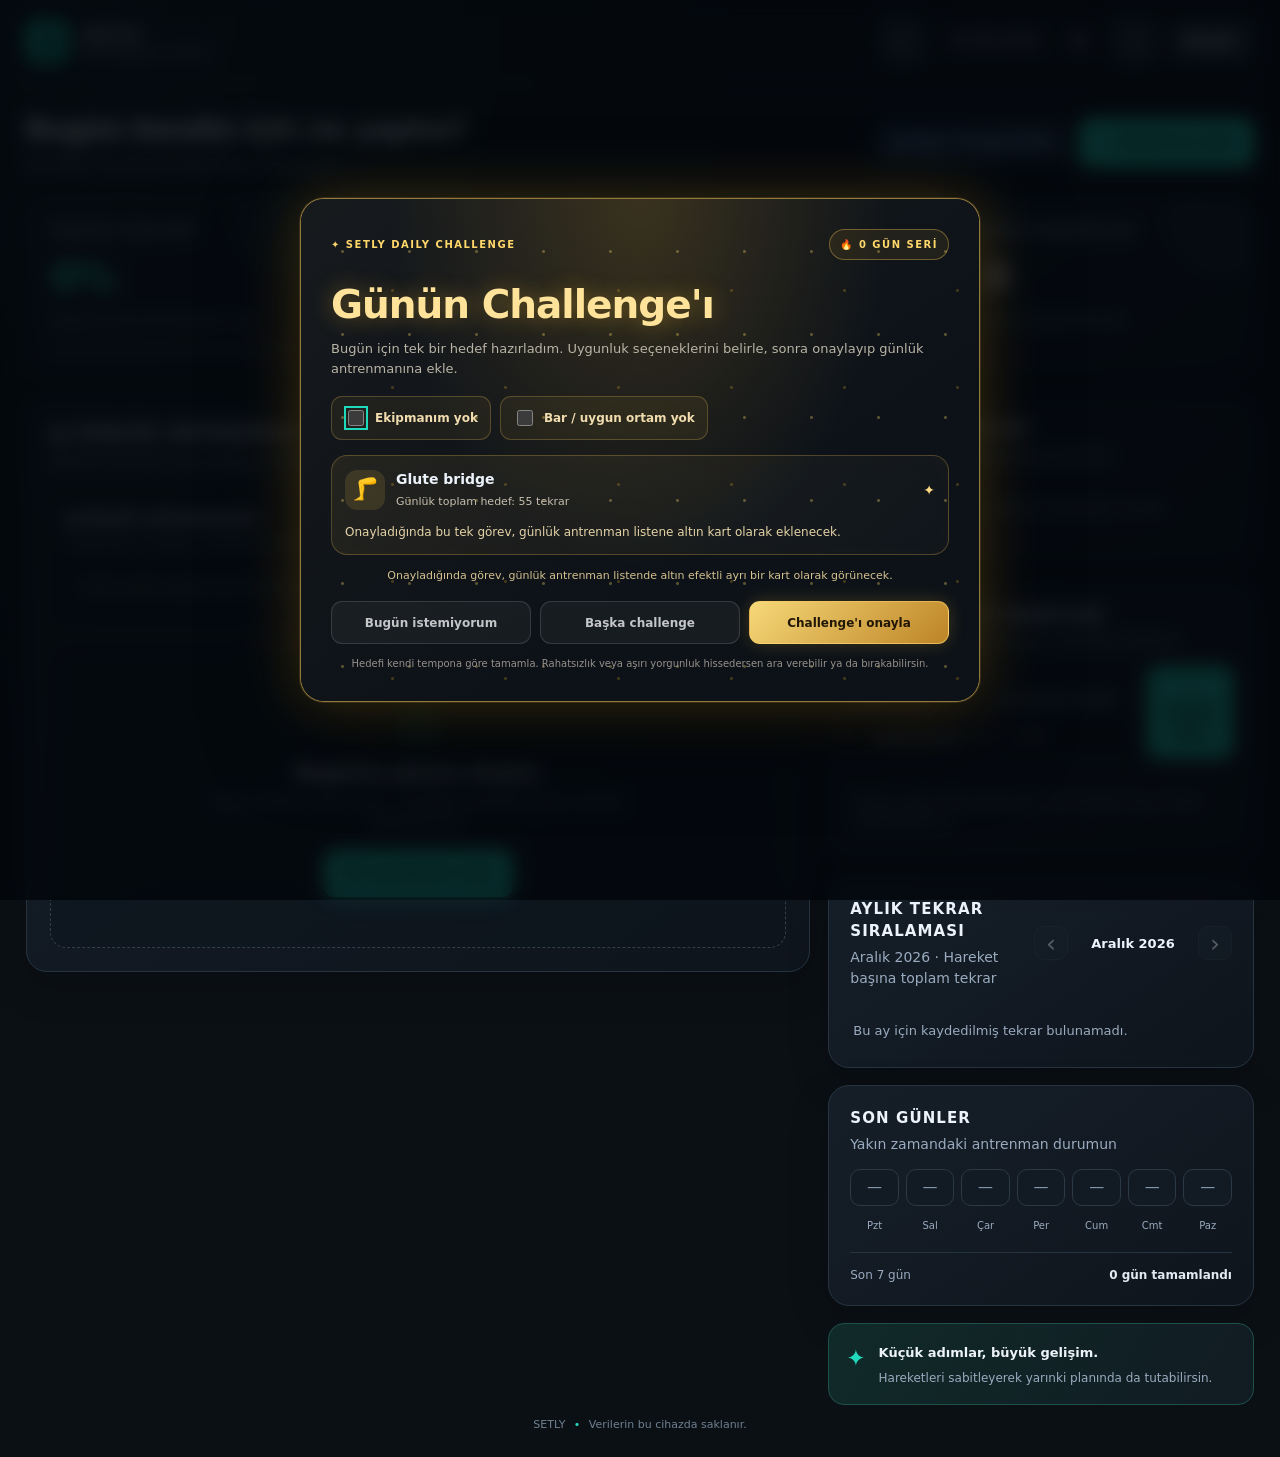
<file: index.html>
<!doctype html>
<html lang="tr">
<head>
  <meta charset="utf-8">
  <meta name="viewport" content="width=device-width,initial-scale=1,viewport-fit=cover">
  <meta name="theme-color" content="#0b1015">
  <meta name="description" content="Günlük antrenmanlarını planla, setlerini kaydet ve gelişimini takip et.">
  <link rel="manifest" href="manifest.webmanifest">
  <link rel="icon" href="assets/icon.svg" type="image/svg+xml">
  <link rel="stylesheet" href="styles.css">
  <title>Setly — Antrenman Takibi</title>
</head>
<body>
  <div class="app-shell">
    <header class="topbar">
      <div class="brand">
        <div class="brand-mark">S</div>
        <div><div class="brand-name">SETLY</div><div class="brand-sub">ANTRENMAN TAKİBİ</div></div>
      </div>
      <div class="date-controls">
        <button class="icon-btn" id="prevDay" aria-label="Önceki gün">←</button>
        <input type="date" id="selectedDate" aria-label="Antrenman tarihi">
        <button class="icon-btn" id="nextDay" aria-label="Sonraki gün">→</button>
        <button class="today-btn" id="todayBtn">Bugün</button>
      </div>
    </header>

    <dialog id="dailyChallengeDialog" class="daily-challenge-dialog">
      <div class="daily-challenge-shell">
        <div class="challenge-particles" aria-hidden="true"></div>
        <div class="challenge-topline"><span>✦ SETLY DAILY CHALLENGE</span><span id="challengeStreakBadge">🔥 0 GÜN SERİ</span></div>
        <h1 id="challengeDialogTitle">Günün Challenge’ı</h1>
        <p class="challenge-intro">Bugün için tek bir hedef hazırladım. Uygunluk seçeneklerini belirle, sonra onaylayıp günlük antrenmanına ekle.</p>
        <div class="challenge-settings">
          <label><input type="checkbox" id="challengeNoEquipment"> Ekipmanım yok</label>
          <label><input type="checkbox" id="challengeNoBar"> Bar / uygun ortam yok</label>
        </div>
        <div id="challengeExercises" class="challenge-exercises"></div>
        <p id="challengeApproveNote" class="challenge-approve-note">Onayladığında görev, günlük antrenman listende altın efektli ayrı bir kart olarak görünecek.</p>
        <div id="challengeCompletePanel" class="challenge-complete-panel" hidden><div class="challenge-complete-glow"></div><div class="challenge-complete-title">✦ CHALLENGE TAMAMLANDI ✦</div><p>Bugünün hedefini bitirdin. Günlük serine eklendi!</p></div>
        <div class="challenge-actions"><button type="button" class="challenge-skip-btn" id="challengeSkip">Bugün istemiyorum</button><button type="button" class="challenge-skip-btn" id="challengeReroll">Başka challenge</button><button type="button" class="challenge-close-btn" id="challengeClose">Challenge'ı onayla</button></div>
        <p class="challenge-footnote">Hedefi kendi tempona göre tamamla. Rahatsızlık veya aşırı yorgunluk hissedersen ara verebilir ya da bırakabilirsin.</p>
      </div>
    </dialog>
    <main>
      <div class="welcome-row">
        <div>
          <h1>Bugün kendin için ne yaptın?</h1>
          <p>Bir tekrar, bir set, bir adım daha. Ritmini kur.</p>
        </div>
        <div class="welcome-actions"><button class="secondary-btn ai-open-btn" id="openReadyPrograms">▦ Hazır Programlar</button><button class="primary-btn add-main" id="openAdd">＋ Alıştırma ekle</button></div>
      </div>

      <section class="stats-grid" aria-label="Günlük özet">
        <article class="stat-card">
          <div class="stat-label">GÜNLÜK İLERLEME</div>
          <div class="stat-value accent" id="progressValue">0%</div>
          <div class="stat-caption" id="progressCaption">Başlamak için ilk hareketini ekle.</div>
          <div class="progress-track"><div class="progress-fill" id="progressFill"></div></div>
        </article>
        <article class="stat-card">
          <div class="stat-label">TAMAMLANAN HAREKET</div>
          <div class="stat-value" id="completedValue">0 <span class="small-unit">/ 0</span></div>
          <div class="stat-caption">Bugünkü planındaki hareketler</div>
        </article>
        <article class="stat-card">
          <div class="stat-label">TOPLAM TEKRAR</div>
          <div class="stat-value" id="repsValue">0</div>
          <div class="stat-caption">Bugün kaydettiğin tekrar</div>
        </article>
        <article class="stat-card">
          <div class="stat-label">SABİT HAREKETLER</div>
          <div class="stat-value" id="pinnedValue">0</div>
          <div class="stat-caption">Her gün planında kalır</div>
        </article>
      </section>

      <div class="content-grid">
        <section class="panel workout-panel">
          <div class="panel-heading">
            <div>
              <h2>▦ GÜNLÜK ANTRENMAN</h2>
              <p>Setlerini işaretle veya yaptığın tekrar sayısını kaydet.</p>
            </div>
            <div class="legend"><span class="legend-dot"></span> Kaydedilenler otomatik saklanır</div>
          </div>
          <section class="saved-workouts">
            <div class="saved-heading"><div><h3>▣ Kayıtlı antrenmanlar</h3><p>Programlarını kaydet, istediğin gün yeniden kullan.</p></div><button class="secondary-btn" type="button" id="saveWorkoutGroup">＋ Grubu kaydet</button></div>
            <div id="savedGroupsList" class="saved-groups-list"></div>
          </section>
          <div id="workoutList" class="workout-list"></div>
          <div class="empty-state" id="emptyState">
            <div class="empty-icon">＋</div>
            <h3>Bugünün planını oluştur</h3>
            <p>Şınav, barfiks, squat, koşu… İstediğin hareketleri ekle ve kendi programını kur.</p>
            <button class="primary-btn" id="emptyAdd">İlk hareketini ekle</button>
          </div>
          <div class="finish-wrap" id="finishWrap" hidden>
            <button class="finish-btn" id="finishBtn">✓ Antrenmanı tamamla</button>
            <div class="finish-note" id="finishNote">Bittiğinde gününü tamamlandı olarak işaretle.</div>
          </div>
        </section>

        <aside class="side-column">
          <section class="panel">
            <div class="panel-heading compact">
              <div><h2>HAREKET DAĞILIMI</h2><p>Son 30 gündeki tamamlama oranların</p></div>
            </div>
            <div id="distribution" class="distribution"></div>
            <div id="distributionEmpty" class="muted-empty">Veri biriktikçe en sık yaptığın hareketleri burada göreceksin.</div>
          </section>
          <section class="panel monthly-goals-panel">
            <div class="panel-heading compact">
              <div><h2>AYLIK HAREKET HEDEFLERİ</h2><p>Her hareket için ayrı hedef ve dairesel ilerleme</p></div>
            </div>
            <form id="monthlyGoalForm" class="monthly-goal-form">
              <label>Hareket adı<input id="monthlyGoalExercise" list="monthlyGoalExerciseOptions" placeholder="Örn. Şınav" maxlength="60" required></label>
              <datalist id="monthlyGoalExerciseOptions"></datalist>
              <label>Hedef türü<select id="monthlyGoalScope"><option value="exact">Normal hareket</option></select></label>
              <label>Aylık tekrar hedefi<input id="monthlyGoalTarget" type="number" min="1" max="1000000" step="1" placeholder="1000" required></label>
              <button class="primary-btn" type="submit">＋ Hedef ekle</button>
            </form>
            <div id="monthlyGoalsList" class="monthly-goals-list"></div>
            <div id="monthlyGoalsEmpty" class="muted-empty">Henüz aylık hedef eklemedin. Bir hareket seçip hedef belirleyebilirsin.</div>
          </section>
          <section class="panel monthly-leaderboard-panel">
            <div class="panel-heading compact">
              <div><h2>AYLIK TEKRAR SIRALAMASI</h2><p id="monthlyLeaderboardCaption">Seçtiğin ayın toplam tekrarları</p></div>
              <div class="month-navigation" aria-label="Aylar arasında gezinme"><button type="button" id="monthlyMonthPrev" class="month-nav-btn" aria-label="Önceki ay">‹</button><span id="monthlyLeaderboardMonthLabel" class="month-nav-label" aria-live="polite">Kasım 2026</span><button type="button" id="monthlyMonthNext" class="month-nav-btn" aria-label="Sonraki ay">›</button></div>
            </div>
            <div id="monthlyLeaderboard" class="distribution monthly-leaderboard"></div>
            <div id="monthlyLeaderboardEmpty" class="muted-empty">Bu ay tekrar kaydettikçe hareketlerin burada en çoktan en aza sıralanacak.</div>
          </section>
          <section class="panel">
            <div class="panel-heading compact">
              <div><h2>SON GÜNLER</h2><p>Yakın zamandaki antrenman durumun</p></div>
            </div>
            <div class="week-strip" id="weekStrip"></div>
            <div class="mini-summary"><span>Son 7 gün</span><strong id="weekSummary">0 gün tamamlandı</strong></div>
          </section>
          <section class="tip-card">
            <div class="tip-icon">✦</div>
            <div><strong>Küçük adımlar, büyük gelişim.</strong><p>Hareketleri sabitleyerek yarınki planında da tutabilirsin.</p></div>
          </section>
        </aside>
      </div>
      <footer>SETLY <span>•</span> Verilerin bu cihazda saklanır.</footer>
    </main>
  </div>

  <dialog id="addDialog" class="modal">
    <form method="dialog" class="modal-card" id="addForm">
      <div class="modal-head">
        <div><div class="eyebrow">PLANINI KİŞİSELLEŞTİR</div><h2>Alıştırma ekle</h2></div>
        <button class="close-btn" value="cancel" aria-label="Kapat">×</button>
      </div>
      <label class="search-wrap"><span>⌕</span><input id="exerciseSearch" type="search" placeholder="Hareket ara: şınav, dumbbell, koşu…" autocomplete="off"></label>
      <div class="category-row" id="categoryRow">
        <button type="button" class="category-chip active" data-category="Tümü">Tümü</button>
        <button type="button" class="category-chip" data-category="Vücut ağırlığı">Vücut ağırlığı</button>
        <button type="button" class="category-chip" data-category="Dumbbell">Dumbbell</button>
        <button type="button" class="category-chip" data-category="Barbell">Barbell</button>
        <button type="button" class="category-chip" data-category="Kardiyo">Kardiyo</button>
        <button type="button" class="category-chip" data-category="Makine">Makine</button>
      </div>
      <div class="filter-heading">Zorluk seviyesi</div>
      <div class="category-row difficulty-row" id="levelRow">
        <button type="button" class="category-chip level-chip active" data-level="Tümü">Tümü</button>
        <button type="button" class="category-chip level-chip" data-level="Temel">Temel</button>
        <button type="button" class="category-chip level-chip" data-level="Orta">Orta düzey</button>
        <button type="button" class="category-chip level-chip" data-level="İleri">İleri düzey</button>
      </div>
      <div class="filter-heading">Vücut bölgesi</div>
      <div class="category-row difficulty-row" id="bodyRow">
        <button type="button" class="category-chip body-chip active" data-body="Tümü">Tümü</button>
        <button type="button" class="category-chip body-chip" data-body="Göğüs / İtiş">Göğüs / itiş</button>
        <button type="button" class="category-chip body-chip" data-body="Sırt / Çekiş">Sırt / çekiş</button>
        <button type="button" class="category-chip body-chip" data-body="Bacak">Bacak</button>
        <button type="button" class="category-chip body-chip" data-body="Karın / Core">Karın / core</button>
        <button type="button" class="category-chip body-chip" data-body="Diğer">Diğer</button>
      </div>
      <div class="exercise-results" id="exerciseResults"></div>
      <div class="custom-exercise">
        <label for="customName">Listede yok mu? Kendi hareketini ekle</label>
        <div class="custom-row"><input id="customName" placeholder="Hareket adı"><button type="button" class="secondary-btn" id="addCustom">＋ Ekle</button></div>
      </div>
    </form>
  </dialog>

  <dialog id="configDialog" class="modal">
    <form method="dialog" class="modal-card config-card" id="configForm">
      <div class="modal-head">
        <div><div class="eyebrow">HAREKET AYARLARI</div><h2 id="configTitle">Hareket ekle</h2></div>
        <button class="close-btn" value="cancel" aria-label="Kapat">×</button>
      </div>
      <p class="config-description" id="configDescription">Hedefini belirle.</p>
      <div id="strengthFields">
        <label class="mode-label">Tekrar takibi<select id="repMode"><option value="fixed">Düzenli setler</option><option value="openSets">Serbest setler · set başına hedef yok</option><option value="flex">Serbest setler · toplam tekrar hedefi</option></select></label>
        <div class="field-grid" id="fixedFields"><label>Set sayısı<input id="setCount" type="number" min="1" max="30" value="3" required></label><label>Set başına tekrar<input id="repCount" type="number" min="1" max="1000" value="10" required></label></div><div class="field-grid" id="openSetFields" hidden><label>Set sayısı<input id="openSetCount" type="number" min="1" max="30" value="10" required></label><p class="config-description">Her sette yaptığın tekrar sayısını kendin yazacaksın. Sabit tekrar hedefi yok.</p></div>
        <div class="field-grid" id="flexFields" hidden><label>Toplam tekrar hedefi<input id="totalTarget" type="number" min="1" max="100000" value="100" required></label></div>
      </div>
      <div class="field-grid" id="cardioFields" hidden>
        <label>Mesafe (km)<input id="distanceCount" type="number" min="0.1" max="999" step="0.1" value="4"></label>
        <label>Tür<select id="cardioType"><option value="km">Kilometre</option><option value="dk">Dakika</option></select></label>
      </div>
      <label class="pin-option"><input id="pinOnAdd" type="checkbox" checked> <span><strong>Her gün planımda kalsın</strong><small>Sabitlemezsen yalnızca bu gün için eklenir.</small></span></label>
      <div class="modal-actions"><button type="button" class="secondary-btn" id="cancelConfig">Vazgeç</button><button type="button" class="primary-btn" id="confirmAdd">Plana ekle</button></div>
    </form>
  </dialog>

  <dialog id="editDialog" class="modal">
    <form method="dialog" class="modal-card config-card">
      <div class="modal-head"><div><div class="eyebrow">HAREKETİ DÜZENLE</div><h2 id="editTitle">Düzenle</h2></div><button class="close-btn" value="cancel" aria-label="Kapat">×</button></div>
      <label class="edit-label">Hareket adı<input id="editName"></label>
      <div id="editStrengthFields"><label class="mode-label">Tekrar takibi<select id="editRepMode"><option value="fixed">Düzenli setler</option><option value="openSets">Serbest setler · set başına hedef yok</option><option value="flex">Serbest setler · toplam tekrar hedefi</option></select></label><div class="field-grid" id="editFixedFields"><label>Set sayısı<input id="editSets" type="number" min="1" max="30"></label><label>Set başına tekrar<input id="editReps" type="number" min="1" max="1000"></label></div><div class="field-grid" id="editOpenSetFields" hidden><label>Set sayısı<input id="editOpenSetCount" type="number" min="1" max="30"></label><p class="config-description">Her setin tekrarını ayrı ayrı gir.</p></div><div class="field-grid" id="editFlexFields" hidden><label>Toplam tekrar hedefi<input id="editTarget" type="number" min="1" max="100000"></label></div></div>
      <div class="field-grid" id="editCardioFields" hidden><label>Mesafe / süre hedefi<input id="editDistance" type="number" min="0.1" step="0.1"></label><label>Tür<select id="editCardioType"><option value="km">Kilometre</option><option value="dk">Dakika</option></select></label></div>
      <div class="modal-actions"><button type="button" class="secondary-btn" id="deleteExercise">Sil</button><button type="button" class="primary-btn" id="saveEdit">Değişiklikleri kaydet</button></div>
    </form>
  </dialog>

  <dialog id="groupDialog" class="modal">
    <form method="dialog" class="modal-card config-card" id="groupForm">
      <div class="modal-head"><div><div class="eyebrow">KAYITLI ANTRENMAN</div><h2 id="groupDialogTitle">Grubu kaydet</h2></div><button class="close-btn" value="cancel" aria-label="Kapat">×</button></div>
      <label class="edit-label">Grup adı<input id="groupName" placeholder="Örn. 1. Grup — Üst vücut" maxlength="60" required></label>
      <p class="config-description">Hareketler, set/tekrar hedefleri ve kardiyo hedefleri kaydedilir. Yüklediğinde tüm değerleri günlük planda değiştirebilirsin.</p>
      <div id="groupPreview" class="group-preview"></div>
      <div class="modal-actions"><button type="button" class="secondary-btn" id="cancelGroup">Vazgeç</button><button type="button" class="primary-btn" id="confirmGroupSave">Kaydet</button></div>
    </form>
  </dialog>
  <dialog id="aiDialog" class="modal ai-dialog">
    <div class="modal-card ai-card">
      <div class="modal-head"><div><div class="eyebrow">HAZIR ANTRENMAN ŞABLONLARI</div><h2>▦ Hazır Programlar</h2></div><button class="close-btn" type="button" id="aiCancel" aria-label="Kapat">×</button></div>
      <p class="config-description">Hedefini ve antrenman koşullarını seç; sana uygun hazır programı oluştur.</p>
      <div class="ai-fields">
        <label>Hedef / kas grubu<select id="aiGoal"><option>Göğüs</option><option>Sırt ve biceps</option><option>Bacak</option><option>Karın / core</option><option>Omuz ve triceps</option><option>Tüm vücut</option><option>Serbest hedef</option></select></label>
        <label>Seviye<select id="aiLevel"><option>Temel</option><option selected>Orta</option><option>İleri</option></select></label>
        <label>Antrenman türü<select id="aiStyle"><option>Kalisteniks</option><option>Fitness</option><option>Karışık</option></select></label>
        <label>Süre<select id="aiDuration"><option value="15">15–20 dakika</option><option value="30" selected>30–45 dakika</option><option value="45">45–60 dakika</option><option value="60">60+ dakika</option></select></label>
        <label class="ai-full">Ekipman<select id="aiEquipment"><option>Bar ve vücut ağırlığı</option><option>Ekipmansız</option><option>Dambıl ve ağırlıklar</option><option>Tam donanımlı spor salonu</option><option>Halkalar ve bar</option></select></label>
        <label class="ai-full">Program notu (isteğe bağlı)<textarea id="aiPrompt" rows="3" placeholder="Örn. Daha çok göğüs çalışmak istiyorum."></textarea></label>
      </div>
      <div class="ai-preview" id="aiPreview" aria-live="polite"></div>
      <div class="modal-actions ai-actions"><button type="button" class="secondary-btn" id="aiGenerate">Hazır program oluştur</button><button type="button" class="primary-btn" id="aiApply" hidden>Günlük plana aktar</button></div>
    </div>
  </dialog>
  <div class="toast" id="toast" role="status"></div>
  <script src="app.js"></script>
</body>
</html>
</file>
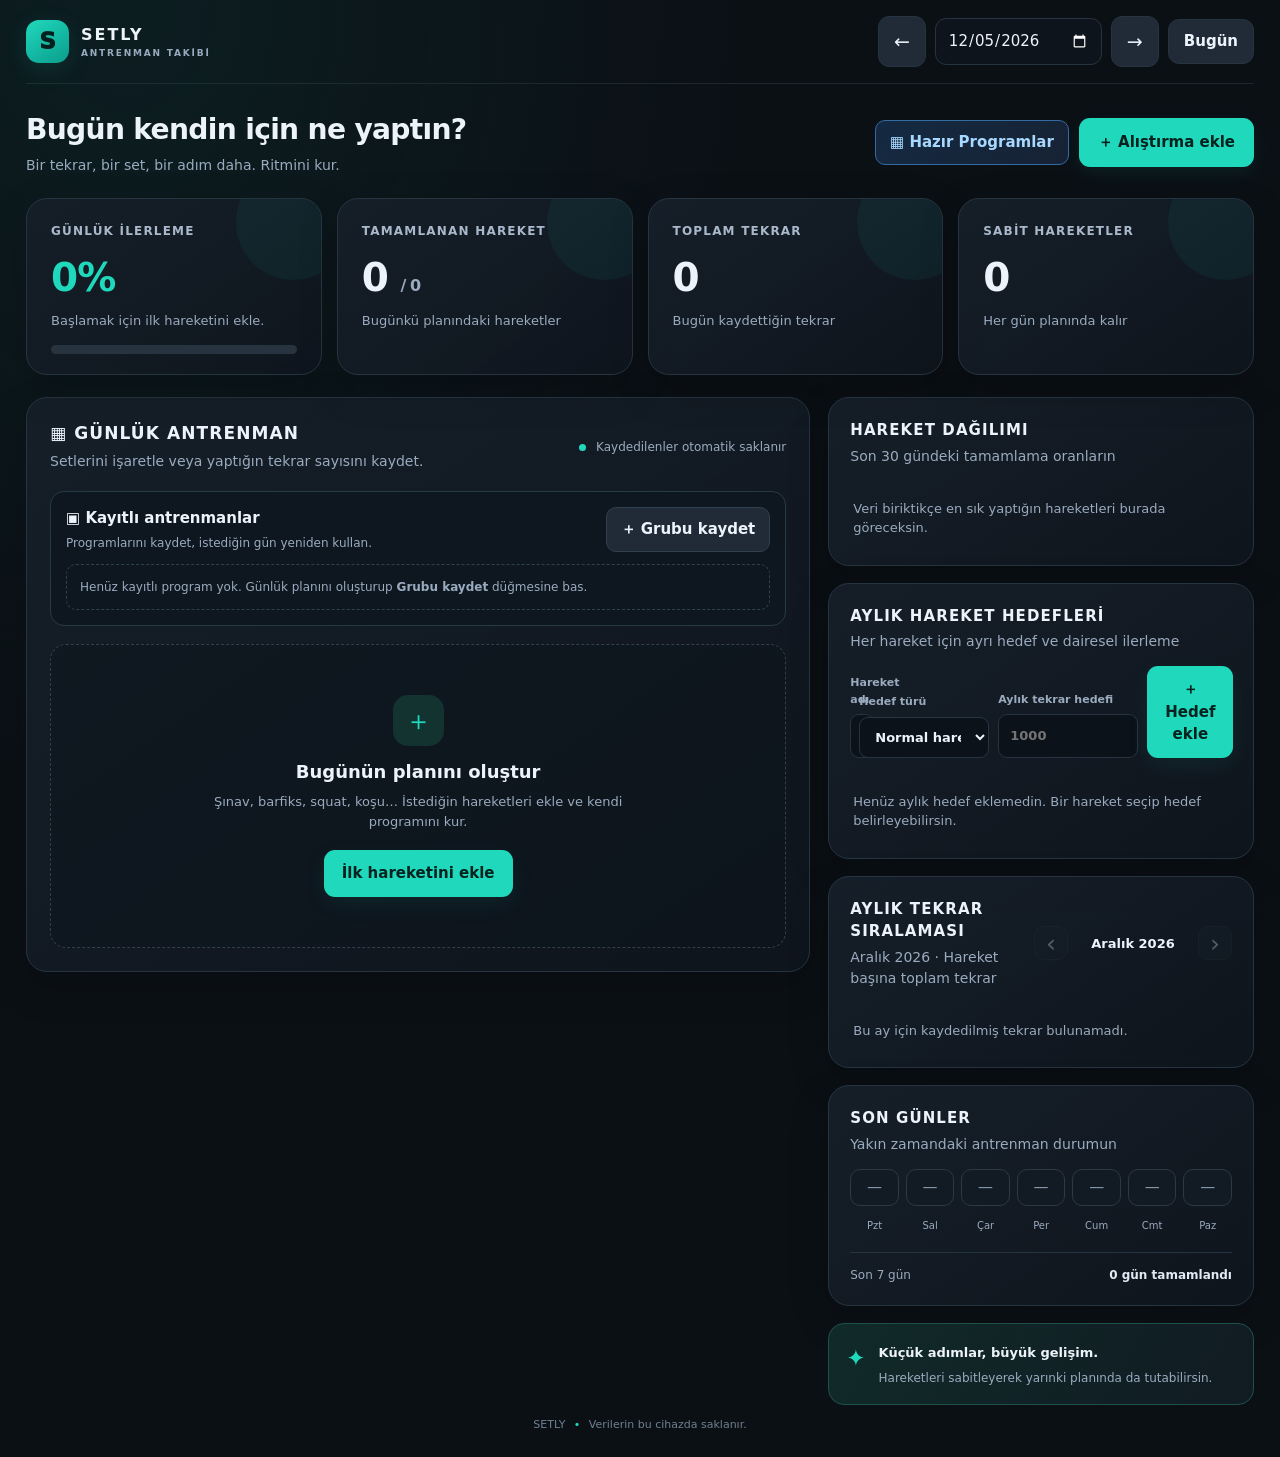
<file: setlywork/index.html>
<!doctype html>
<html lang="tr">
<head>
  <meta charset="utf-8">
  <meta name="viewport" content="width=device-width,initial-scale=1,viewport-fit=cover">
  <meta name="theme-color" content="#0b1015">
  <meta name="description" content="Günlük antrenmanlarını planla, setlerini kaydet ve gelişimini takip et.">
  <link rel="manifest" href="manifest.webmanifest">
  <link rel="icon" href="assets/icon.svg" type="image/svg+xml">
  <link rel="stylesheet" href="styles.css">
  <title>Setly — Antrenman Takibi</title>
</head>
<body>
  <div class="app-shell">
    <header class="topbar">
      <div class="brand">
        <div class="brand-mark">S</div>
        <div><div class="brand-name">SETLY</div><div class="brand-sub">ANTRENMAN TAKİBİ</div></div>
      </div>
      <div class="date-controls">
        <button class="icon-btn" id="prevDay" aria-label="Önceki gün">←</button>
        <input type="date" id="selectedDate" aria-label="Antrenman tarihi">
        <button class="icon-btn" id="nextDay" aria-label="Sonraki gün">→</button>
        <button class="today-btn" id="todayBtn">Bugün</button>
      </div>
    </header>

    <main>
      <div class="welcome-row">
        <div>
          <h1>Bugün kendin için ne yaptın?</h1>
          <p>Bir tekrar, bir set, bir adım daha. Ritmini kur.</p>
        </div>
        <div class="welcome-actions"><button class="secondary-btn ai-open-btn" id="openReadyPrograms">▦ Hazır Programlar</button><button class="primary-btn add-main" id="openAdd">＋ Alıştırma ekle</button></div>
      </div>

      <section class="stats-grid" aria-label="Günlük özet">
        <article class="stat-card">
          <div class="stat-label">GÜNLÜK İLERLEME</div>
          <div class="stat-value accent" id="progressValue">0%</div>
          <div class="stat-caption" id="progressCaption">Başlamak için ilk hareketini ekle.</div>
          <div class="progress-track"><div class="progress-fill" id="progressFill"></div></div>
        </article>
        <article class="stat-card">
          <div class="stat-label">TAMAMLANAN HAREKET</div>
          <div class="stat-value" id="completedValue">0 <span class="small-unit">/ 0</span></div>
          <div class="stat-caption">Bugünkü planındaki hareketler</div>
        </article>
        <article class="stat-card">
          <div class="stat-label">TOPLAM TEKRAR</div>
          <div class="stat-value" id="repsValue">0</div>
          <div class="stat-caption">Bugün kaydettiğin tekrar</div>
        </article>
        <article class="stat-card">
          <div class="stat-label">SABİT HAREKETLER</div>
          <div class="stat-value" id="pinnedValue">0</div>
          <div class="stat-caption">Her gün planında kalır</div>
        </article>
      </section>

      <div class="content-grid">
        <section class="panel workout-panel">
          <div class="panel-heading">
            <div>
              <h2>▦ GÜNLÜK ANTRENMAN</h2>
              <p>Setlerini işaretle veya yaptığın tekrar sayısını kaydet.</p>
            </div>
            <div class="legend"><span class="legend-dot"></span> Kaydedilenler otomatik saklanır</div>
          </div>
          <section class="saved-workouts">
            <div class="saved-heading"><div><h3>▣ Kayıtlı antrenmanlar</h3><p>Programlarını kaydet, istediğin gün yeniden kullan.</p></div><button class="secondary-btn" type="button" id="saveWorkoutGroup">＋ Grubu kaydet</button></div>
            <div id="savedGroupsList" class="saved-groups-list"></div>
          </section>
          <div id="workoutList" class="workout-list"></div>
          <div class="empty-state" id="emptyState">
            <div class="empty-icon">＋</div>
            <h3>Bugünün planını oluştur</h3>
            <p>Şınav, barfiks, squat, koşu… İstediğin hareketleri ekle ve kendi programını kur.</p>
            <button class="primary-btn" id="emptyAdd">İlk hareketini ekle</button>
          </div>
          <div class="finish-wrap" id="finishWrap" hidden>
            <button class="finish-btn" id="finishBtn">✓ Antrenmanı tamamla</button>
            <div class="finish-note" id="finishNote">Bittiğinde gününü tamamlandı olarak işaretle.</div>
          </div>
        </section>

        <aside class="side-column">
          <section class="panel">
            <div class="panel-heading compact">
              <div><h2>HAREKET DAĞILIMI</h2><p>Son 30 gündeki tamamlama oranların</p></div>
            </div>
            <div id="distribution" class="distribution"></div>
            <div id="distributionEmpty" class="muted-empty">Veri biriktikçe en sık yaptığın hareketleri burada göreceksin.</div>
          </section>
          <section class="panel monthly-goals-panel">
            <div class="panel-heading compact">
              <div><h2>AYLIK HAREKET HEDEFLERİ</h2><p>Her hareket için ayrı hedef ve dairesel ilerleme</p></div>
            </div>
            <form id="monthlyGoalForm" class="monthly-goal-form">
              <label>Hareket adı<input id="monthlyGoalExercise" list="monthlyGoalExerciseOptions" placeholder="Örn. Şınav" maxlength="60" required></label>
              <datalist id="monthlyGoalExerciseOptions"></datalist>
              <label>Hedef türü<select id="monthlyGoalScope"><option value="exact">Normal hareket</option></select></label>
              <label>Aylık tekrar hedefi<input id="monthlyGoalTarget" type="number" min="1" max="1000000" step="1" placeholder="1000" required></label>
              <button class="primary-btn" type="submit">＋ Hedef ekle</button>
            </form>
            <div id="monthlyGoalsList" class="monthly-goals-list"></div>
            <div id="monthlyGoalsEmpty" class="muted-empty">Henüz aylık hedef eklemedin. Bir hareket seçip hedef belirleyebilirsin.</div>
          </section>
          <section class="panel monthly-leaderboard-panel">
            <div class="panel-heading compact">
              <div><h2>AYLIK TEKRAR SIRALAMASI</h2><p id="monthlyLeaderboardCaption">Seçtiğin ayın toplam tekrarları</p></div>
              <div class="month-navigation" aria-label="Aylar arasında gezinme"><button type="button" id="monthlyMonthPrev" class="month-nav-btn" aria-label="Önceki ay">‹</button><span id="monthlyLeaderboardMonthLabel" class="month-nav-label" aria-live="polite">Kasım 2026</span><button type="button" id="monthlyMonthNext" class="month-nav-btn" aria-label="Sonraki ay">›</button></div>
            </div>
            <div id="monthlyLeaderboard" class="distribution monthly-leaderboard"></div>
            <div id="monthlyLeaderboardEmpty" class="muted-empty">Bu ay tekrar kaydettikçe hareketlerin burada en çoktan en aza sıralanacak.</div>
          </section>
          <section class="panel">
            <div class="panel-heading compact">
              <div><h2>SON GÜNLER</h2><p>Yakın zamandaki antrenman durumun</p></div>
            </div>
            <div class="week-strip" id="weekStrip"></div>
            <div class="mini-summary"><span>Son 7 gün</span><strong id="weekSummary">0 gün tamamlandı</strong></div>
          </section>
          <section class="tip-card">
            <div class="tip-icon">✦</div>
            <div><strong>Küçük adımlar, büyük gelişim.</strong><p>Hareketleri sabitleyerek yarınki planında da tutabilirsin.</p></div>
          </section>
        </aside>
      </div>
      <footer>SETLY <span>•</span> Verilerin bu cihazda saklanır.</footer>
    </main>
  </div>

  <dialog id="addDialog" class="modal">
    <form method="dialog" class="modal-card" id="addForm">
      <div class="modal-head">
        <div><div class="eyebrow">PLANINI KİŞİSELLEŞTİR</div><h2>Alıştırma ekle</h2></div>
        <button class="close-btn" value="cancel" aria-label="Kapat">×</button>
      </div>
      <label class="search-wrap"><span>⌕</span><input id="exerciseSearch" type="search" placeholder="Hareket ara: şınav, dumbbell, koşu…" autocomplete="off"></label>
      <div class="category-row" id="categoryRow">
        <button type="button" class="category-chip active" data-category="Tümü">Tümü</button>
        <button type="button" class="category-chip" data-category="Vücut ağırlığı">Vücut ağırlığı</button>
        <button type="button" class="category-chip" data-category="Dumbbell">Dumbbell</button>
        <button type="button" class="category-chip" data-category="Barbell">Barbell</button>
        <button type="button" class="category-chip" data-category="Kardiyo">Kardiyo</button>
        <button type="button" class="category-chip" data-category="Makine">Makine</button>
      </div>
      <div class="filter-heading">Zorluk seviyesi</div>
      <div class="category-row difficulty-row" id="levelRow">
        <button type="button" class="category-chip level-chip active" data-level="Tümü">Tümü</button>
        <button type="button" class="category-chip level-chip" data-level="Temel">Temel</button>
        <button type="button" class="category-chip level-chip" data-level="Orta">Orta düzey</button>
        <button type="button" class="category-chip level-chip" data-level="İleri">İleri düzey</button>
      </div>
      <div class="filter-heading">Vücut bölgesi</div>
      <div class="category-row difficulty-row" id="bodyRow">
        <button type="button" class="category-chip body-chip active" data-body="Tümü">Tümü</button>
        <button type="button" class="category-chip body-chip" data-body="Göğüs / İtiş">Göğüs / itiş</button>
        <button type="button" class="category-chip body-chip" data-body="Sırt / Çekiş">Sırt / çekiş</button>
        <button type="button" class="category-chip body-chip" data-body="Bacak">Bacak</button>
        <button type="button" class="category-chip body-chip" data-body="Karın / Core">Karın / core</button>
        <button type="button" class="category-chip body-chip" data-body="Diğer">Diğer</button>
      </div>
      <div class="exercise-results" id="exerciseResults"></div>
      <div class="custom-exercise">
        <label for="customName">Listede yok mu? Kendi hareketini ekle</label>
        <div class="custom-row"><input id="customName" placeholder="Hareket adı"><button type="button" class="secondary-btn" id="addCustom">＋ Ekle</button></div>
      </div>
    </form>
  </dialog>

  <dialog id="configDialog" class="modal">
    <form method="dialog" class="modal-card config-card" id="configForm">
      <div class="modal-head">
        <div><div class="eyebrow">HAREKET AYARLARI</div><h2 id="configTitle">Hareket ekle</h2></div>
        <button class="close-btn" value="cancel" aria-label="Kapat">×</button>
      </div>
      <p class="config-description" id="configDescription">Hedefini belirle.</p>
      <div id="strengthFields">
        <label class="mode-label">Tekrar takibi<select id="repMode"><option value="fixed">Düzenli setler</option><option value="openSets">Serbest setler · set başına hedef yok</option><option value="flex">Serbest setler · toplam tekrar hedefi</option></select></label>
        <div class="field-grid" id="fixedFields"><label>Set sayısı<input id="setCount" type="number" min="1" max="30" value="3" required></label><label>Set başına tekrar<input id="repCount" type="number" min="1" max="1000" value="10" required></label></div><div class="field-grid" id="openSetFields" hidden><label>Set sayısı<input id="openSetCount" type="number" min="1" max="30" value="10" required></label><p class="config-description">Her sette yaptığın tekrar sayısını kendin yazacaksın. Sabit tekrar hedefi yok.</p></div>
        <div class="field-grid" id="flexFields" hidden><label>Toplam tekrar hedefi<input id="totalTarget" type="number" min="1" max="100000" value="100" required></label></div>
      </div>
      <div class="field-grid" id="cardioFields" hidden>
        <label>Mesafe (km)<input id="distanceCount" type="number" min="0.1" max="999" step="0.1" value="4"></label>
        <label>Tür<select id="cardioType"><option value="km">Kilometre</option><option value="dk">Dakika</option></select></label>
      </div>
      <label class="pin-option"><input id="pinOnAdd" type="checkbox" checked> <span><strong>Her gün planımda kalsın</strong><small>Sabitlemezsen yalnızca bu gün için eklenir.</small></span></label>
      <div class="modal-actions"><button type="button" class="secondary-btn" id="cancelConfig">Vazgeç</button><button type="button" class="primary-btn" id="confirmAdd">Plana ekle</button></div>
    </form>
  </dialog>

  <dialog id="editDialog" class="modal">
    <form method="dialog" class="modal-card config-card">
      <div class="modal-head"><div><div class="eyebrow">HAREKETİ DÜZENLE</div><h2 id="editTitle">Düzenle</h2></div><button class="close-btn" value="cancel" aria-label="Kapat">×</button></div>
      <label class="edit-label">Hareket adı<input id="editName"></label>
      <div id="editStrengthFields"><label class="mode-label">Tekrar takibi<select id="editRepMode"><option value="fixed">Düzenli setler</option><option value="openSets">Serbest setler · set başına hedef yok</option><option value="flex">Serbest setler · toplam tekrar hedefi</option></select></label><div class="field-grid" id="editFixedFields"><label>Set sayısı<input id="editSets" type="number" min="1" max="30"></label><label>Set başına tekrar<input id="editReps" type="number" min="1" max="1000"></label></div><div class="field-grid" id="editOpenSetFields" hidden><label>Set sayısı<input id="editOpenSetCount" type="number" min="1" max="30"></label><p class="config-description">Her setin tekrarını ayrı ayrı gir.</p></div><div class="field-grid" id="editFlexFields" hidden><label>Toplam tekrar hedefi<input id="editTarget" type="number" min="1" max="100000"></label></div></div>
      <div class="field-grid" id="editCardioFields" hidden><label>Mesafe / süre hedefi<input id="editDistance" type="number" min="0.1" step="0.1"></label><label>Tür<select id="editCardioType"><option value="km">Kilometre</option><option value="dk">Dakika</option></select></label></div>
      <div class="modal-actions"><button type="button" class="secondary-btn" id="deleteExercise">Sil</button><button type="button" class="primary-btn" id="saveEdit">Değişiklikleri kaydet</button></div>
    </form>
  </dialog>

  <dialog id="groupDialog" class="modal">
    <form method="dialog" class="modal-card config-card" id="groupForm">
      <div class="modal-head"><div><div class="eyebrow">KAYITLI ANTRENMAN</div><h2 id="groupDialogTitle">Grubu kaydet</h2></div><button class="close-btn" value="cancel" aria-label="Kapat">×</button></div>
      <label class="edit-label">Grup adı<input id="groupName" placeholder="Örn. 1. Grup — Üst vücut" maxlength="60" required></label>
      <p class="config-description">Hareketler, set/tekrar hedefleri ve kardiyo hedefleri kaydedilir. Yüklediğinde tüm değerleri günlük planda değiştirebilirsin.</p>
      <div id="groupPreview" class="group-preview"></div>
      <div class="modal-actions"><button type="button" class="secondary-btn" id="cancelGroup">Vazgeç</button><button type="button" class="primary-btn" id="confirmGroupSave">Kaydet</button></div>
    </form>
  </dialog>
  <dialog id="aiDialog" class="modal ai-dialog">
    <div class="modal-card ai-card">
      <div class="modal-head"><div><div class="eyebrow">HAZIR ANTRENMAN ŞABLONLARI</div><h2>▦ Hazır Programlar</h2></div><button class="close-btn" type="button" id="aiCancel" aria-label="Kapat">×</button></div>
      <p class="config-description">Hedefini ve antrenman koşullarını seç; sana uygun hazır programı oluştur.</p>
      <div class="ai-fields">
        <label>Hedef / kas grubu<select id="aiGoal"><option>Göğüs</option><option>Sırt ve biceps</option><option>Bacak</option><option>Karın / core</option><option>Omuz ve triceps</option><option>Tüm vücut</option><option>Serbest hedef</option></select></label>
        <label>Seviye<select id="aiLevel"><option>Temel</option><option selected>Orta</option><option>İleri</option></select></label>
        <label>Antrenman türü<select id="aiStyle"><option>Kalisteniks</option><option>Fitness</option><option>Karışık</option></select></label>
        <label>Süre<select id="aiDuration"><option value="15">15–20 dakika</option><option value="30" selected>30–45 dakika</option><option value="45">45–60 dakika</option><option value="60">60+ dakika</option></select></label>
        <label class="ai-full">Ekipman<select id="aiEquipment"><option>Bar ve vücut ağırlığı</option><option>Ekipmansız</option><option>Dambıl ve ağırlıklar</option><option>Tam donanımlı spor salonu</option><option>Halkalar ve bar</option></select></label>
        <label class="ai-full">Program notu (isteğe bağlı)<textarea id="aiPrompt" rows="3" placeholder="Örn. Daha çok göğüs çalışmak istiyorum."></textarea></label>
      </div>
      <div class="ai-preview" id="aiPreview" aria-live="polite"></div>
      <div class="modal-actions ai-actions"><button type="button" class="secondary-btn" id="aiGenerate">Hazır program oluştur</button><button type="button" class="primary-btn" id="aiApply" hidden>Günlük plana aktar</button></div>
    </div>
  </dialog>
  <div class="toast" id="toast" role="status"></div>
  <script src="app.js"></script>
</body>
</html>
</file>
<file: styles.css>
:root{
 --bg:#0b1015;--panel:#111820;--panel2:#0f161e;--border:#263441;--text:#edf3fb;--muted:#9aabbf;
 --teal:#20d9bd;--teal2:#0d9f8e;--blue:#4dafff;--green:#20dc91;--red:#ff5d73;--yellow:#f5d477;
 --shadow:0 14px 40px rgba(0,0,0,.18)
}
*{box-sizing:border-box}html{background:var(--bg);color-scheme:dark}body{margin:0;background:radial-gradient(ellipse at 10% 0%,rgba(17,91,86,.18),transparent 38%),var(--bg);color:var(--text);font:15px/1.5 Inter,ui-sans-serif,system-ui,-apple-system,"Segoe UI",sans-serif;min-height:100vh}
button,input,select{font:inherit}button{cursor:pointer;transition:transform .12s,background .18s,border-color .18s}button:active{transform:scale(.98)}button:focus-visible,input:focus-visible,select:focus-visible{outline:2px solid var(--teal);outline-offset:2px}
.app-shell{max-width:1600px;margin:auto;padding:0 26px 24px}.topbar{height:84px;display:flex;align-items:center;justify-content:space-between;border-bottom:1px solid rgba(86,113,132,.22);gap:20px}
.brand{display:flex;align-items:center;gap:12px}.brand-mark{width:43px;height:43px;border-radius:13px;display:grid;place-items:center;background:linear-gradient(145deg,var(--teal),#0a9d8c);color:#04201e;font-weight:950;font-size:23px;box-shadow:0 6px 24px #20d9bd20}.brand-name{font-weight:900;letter-spacing:2px;font-size:16px}.brand-sub{font-size:9px;letter-spacing:1.8px;color:var(--muted);font-weight:700}
.date-controls{display:flex;align-items:center;gap:9px}.date-controls input{background:#0e141b;border:1px solid var(--border);border-radius:11px;color:var(--text);padding:10px 12px;min-height:42px}.icon-btn,.today-btn{border:1px solid var(--border);background:#202b37;color:var(--text);border-radius:11px;padding:10px 15px;min-height:42px}.icon-btn{font-size:19px}.today-btn{font-weight:700}
main{padding-top:25px}.welcome-row{display:flex;align-items:center;justify-content:space-between;gap:20px;margin-bottom:22px}.welcome-row h1{font-size:clamp(21px,2.2vw,29px);margin:0 0 4px;letter-spacing:-.7px}.welcome-row p,.panel-heading p{margin:0;color:var(--muted);font-size:14px}.primary-btn{border:0;background:var(--teal);color:#05221f;border-radius:11px;padding:12px 18px;font-weight:850;box-shadow:0 7px 22px rgba(32,217,189,.08)}.primary-btn:hover{background:#42e7ce}.add-main{white-space:nowrap;padding:13px 19px}
.stats-grid{display:grid;grid-template-columns:repeat(4,minmax(0,1fr));gap:15px;margin-bottom:22px}.stat-card,.panel{background:linear-gradient(145deg,rgba(22,31,41,.96),rgba(15,21,29,.98));border:1px solid var(--border);border-radius:21px;box-shadow:var(--shadow)}.stat-card{padding:23px 24px 20px;min-height:171px;position:relative;overflow:hidden}.stat-card:after{content:"";position:absolute;width:115px;height:115px;border-radius:50%;right:-30px;top:-34px;background:rgba(32,217,189,.055);pointer-events:none}.stat-label{font-size:12px;font-weight:850;letter-spacing:1.2px;color:#a9b8ca}.stat-value{font-size:39px;line-height:1.25;font-weight:900;letter-spacing:-1px;margin:14px 0 8px}.stat-value.accent{color:var(--teal)}.small-unit{font-size:16px;color:var(--muted);font-weight:700}.stat-caption{color:var(--muted);font-size:13px}.progress-track{height:9px;border-radius:20px;background:#27333f;overflow:hidden;margin-top:15px}.progress-fill{height:100%;width:0;background:linear-gradient(90deg,var(--teal2),var(--teal));border-radius:20px;transition:width .25s}
.content-grid{display:grid;grid-template-columns:minmax(0,1.75fr) minmax(300px,.95fr);gap:18px;align-items:start}.panel{padding:23px;margin-bottom:17px}.panel-heading{display:flex;justify-content:space-between;align-items:center;gap:12px;margin-bottom:19px}.panel-heading h2{font-size:17px;letter-spacing:1.1px;margin:0 0 4px;font-weight:900}.panel-heading.compact{margin-bottom:14px}.panel-heading.compact h2{font-size:15px}.legend{color:var(--muted);font-size:12px;white-space:nowrap}.legend-dot{display:inline-block;width:7px;height:7px;background:var(--teal);border-radius:50%;margin-right:6px}
.workout-list{display:flex;flex-direction:column;gap:12px}.exercise-card{background:#0e151d;border:1px solid #263441;border-radius:16px;padding:16px 17px;transition:border-color .2s}.exercise-card.is-complete{border-color:#167d70;background:linear-gradient(110deg,rgba(17,93,81,.17),#0e151d 58%)}.exercise-top{display:flex;align-items:flex-start;justify-content:space-between;gap:12px}.exercise-title-wrap{display:flex;gap:12px;align-items:flex-start;min-width:0}.exercise-icon{flex:0 0 41px;width:41px;height:41px;display:grid;place-items:center;border-radius:12px;background:#1b2d36;font-size:20px}.exercise-name{font-weight:850;font-size:16px;line-height:1.35;overflow-wrap:anywhere}.exercise-meta{font-size:12px;color:var(--muted);margin-top:4px}.exercise-actions{display:flex;align-items:center;gap:6px}.tiny-btn{border:1px solid #2a3946;background:#1a2530;color:#b9c7d6;border-radius:8px;padding:6px 9px;font-size:12px}.tiny-btn:hover{border-color:var(--teal);color:var(--teal)}.pin-btn.active{color:var(--teal);border-color:#167f74;background:#102a2a}.remove-btn:hover{color:var(--red);border-color:#733b49}
.sets-row{display:flex;flex-wrap:wrap;gap:9px;margin-top:16px}.set-box{display:flex;align-items:center;gap:8px;border:1px solid #2b3946;background:#151f29;border-radius:11px;padding:8px 9px;min-width:0}.set-box.done{border-color:#137f70;background:#0c2b29}.set-number{font-size:11px;color:var(--muted);font-weight:800;white-space:nowrap}.rep-input{width:62px;min-width:0;background:#0b1117;color:var(--text);border:1px solid #334350;border-radius:7px;padding:7px 5px;text-align:center}.rep-unit{color:var(--muted);font-size:11px}.plus-btn{background:var(--teal);color:#05221f;border:0;border-radius:7px;width:31px;height:31px;font-size:19px;font-weight:900}.set-check{width:28px;height:28px;accent-color:var(--teal);cursor:pointer}.set-count-label{font-size:12px;color:var(--muted);margin-left:auto;align-self:center}.cardio-row{display:flex;align-items:center;gap:10px;margin-top:15px;flex-wrap:wrap}.target-pill{border:1px solid #2b3946;background:#151f29;padding:9px 12px;border-radius:10px;color:#c4d2df;font-size:13px}.done-toggle{display:flex;align-items:center;gap:8px;border:1px solid #2b3946;background:#18242d;color:var(--text);border-radius:10px;padding:9px 13px;font-weight:750}.done-toggle.checked{background:#0b3029;border-color:#128b76;color:var(--green)}.done-toggle .check-symbol{font-size:16px}.empty-state{padding:50px 24px;text-align:center;border:1px dashed #31404c;border-radius:16px;background:rgba(13,20,27,.45)}.empty-state[hidden]{display:none}.empty-icon{width:51px;height:51px;border-radius:15px;margin:0 auto 12px;display:grid;place-items:center;background:#12332f;color:var(--teal);font-size:27px}.empty-state h3{margin:0 0 7px;font-size:18px}.empty-state p{max-width:430px;margin:0 auto 19px;color:var(--muted);font-size:13px}
.finish-wrap{margin-top:19px;text-align:center}.finish-btn{width:100%;padding:15px;border:0;border-radius:12px;background:linear-gradient(90deg,#12b985,#20dc91);color:#03241a;font-weight:900;font-size:15px}.finish-btn:disabled{opacity:.45;cursor:not-allowed}.finish-note{font-size:12px;color:var(--muted);margin-top:8px}.finish-note.success{color:var(--green)}
.side-column .panel{padding:21px}.distribution{display:flex;flex-direction:column;gap:15px}.dist-row{display:grid;grid-template-columns:minmax(70px,1fr) 2fr 40px;align-items:center;gap:10px}.dist-name{font-size:12px;color:#c7d4e1;white-space:nowrap;overflow:hidden;text-overflow:ellipsis}.dist-track{height:8px;background:#28343f;border-radius:20px;overflow:hidden}.dist-fill{height:100%;background:linear-gradient(90deg,var(--teal2),var(--teal));border-radius:20px}.dist-pct{text-align:right;font-size:12px;color:var(--teal);font-weight:800}.muted-empty{font-size:13px;color:var(--muted);padding:18px 3px 6px}.week-strip{display:grid;grid-template-columns:repeat(7,1fr);gap:7px}.week-day{text-align:center}.week-dot{height:37px;border:1px solid #2b3946;background:#121b24;border-radius:10px;display:grid;place-items:center;color:#8496a9;font-size:15px;margin-bottom:7px}.week-dot.done{background:#0c3831;border-color:#168a78;color:var(--teal)}.week-dot.partial{background:#29291e;border-color:#8d7840;color:var(--yellow)}.week-day small{font-size:10px;color:var(--muted)}.mini-summary{display:flex;justify-content:space-between;gap:10px;border-top:1px solid #263441;margin-top:17px;padding-top:13px;font-size:12px;color:var(--muted)}.mini-summary strong{color:#e2ebf4}.tip-card{display:flex;gap:13px;padding:17px;border:1px solid #1f514b;background:linear-gradient(120deg,#102a29,#111b22);border-radius:16px}.tip-icon{font-size:23px;color:var(--teal)}.tip-card strong{font-size:13px}.tip-card p{margin:5px 0 0;color:var(--muted);font-size:12px}footer{text-align:center;color:#6f8091;font-size:11px;padding:12px 0 0}footer span{color:var(--teal);padding:0 5px}
.modal{padding:0;border:1px solid #2b3b49;border-radius:20px;background:#111820;color:var(--text);width:min(600px,calc(100% - 28px));max-height:min(88vh,850px);box-shadow:0 30px 100px #000a}.modal::backdrop{background:rgba(2,7,11,.76);backdrop-filter:blur(5px)}.modal-card{padding:23px;display:flex;flex-direction:column;max-height:inherit}.modal-head{display:flex;align-items:flex-start;justify-content:space-between;gap:12px;margin-bottom:17px}.eyebrow{font-size:10px;letter-spacing:1.5px;color:var(--teal);font-weight:900}.modal-head h2{margin:4px 0 0;font-size:23px}.close-btn{border:1px solid #2c3b48;background:#1a2530;color:#c6d2df;border-radius:9px;font-size:23px;width:36px;height:36px;line-height:1}.search-wrap{display:flex;align-items:center;gap:10px;background:#0b1117;border:1px solid #2c3b48;border-radius:11px;padding:0 13px;color:var(--muted);font-size:23px}.search-wrap input{width:100%;border:0;outline:0!important;background:transparent;color:var(--text);padding:13px 0;font-size:14px}.category-row{display:flex;gap:7px;flex-wrap:wrap;margin:14px 0}.category-chip{border:1px solid #2c3b48;background:#17212b;color:#aebed0;border-radius:20px;padding:7px 11px;font-size:11px}.category-chip.active{background:#10312d;border-color:#178f80;color:var(--teal)}.exercise-results{overflow:auto;min-height:90px;max-height:300px;display:flex;flex-direction:column;gap:7px;padding-right:3px}.exercise-result{display:flex;align-items:center;gap:11px;text-align:left;background:#0d151d;border:1px solid #263441;border-radius:11px;padding:10px 12px;color:var(--text)}.exercise-result:hover{border-color:#188c7c;background:#102320}.result-icon{width:36px;height:36px;display:grid;place-items:center;border-radius:10px;background:#1b2d36;font-size:18px}.result-copy{flex:1;min-width:0}.result-name{display:block;font-size:13px;font-weight:800}.result-category{display:block;color:var(--muted);font-size:11px}.result-add{color:var(--teal);font-size:22px}.no-results{color:var(--muted);font-size:13px;text-align:center;padding:20px}.custom-exercise{border-top:1px solid #263441;margin-top:15px;padding-top:14px}.custom-exercise label,.edit-label{display:block;color:#c3d0dd;font-size:12px;font-weight:750;margin-bottom:8px}.custom-row{display:flex;gap:8px}.custom-row input,.config-card input:not([type=checkbox]),.config-card select{width:100%;min-width:0;background:#0b1117;border:1px solid #30404e;color:var(--text);border-radius:9px;padding:11px 12px}.secondary-btn{border:1px solid #30404e;background:#202b37;color:var(--text);border-radius:10px;padding:10px 14px;font-weight:750;white-space:nowrap}.config-description{color:var(--muted);font-size:13px;margin:-5px 0 18px}.field-grid{display:grid;grid-template-columns:1fr 1fr;gap:12px}.field-grid label{display:flex;flex-direction:column;gap:7px;color:#b9c8d7;font-size:12px;font-weight:750}.pin-option{display:flex;align-items:flex-start;gap:10px;padding:13px;background:#0d2423;border:1px solid #1c5950;border-radius:11px;margin-top:16px;cursor:pointer}.pin-option input{accent-color:var(--teal);margin-top:4px}.pin-option strong,.pin-option small{display:block}.pin-option strong{font-size:13px}.pin-option small{font-size:11px;color:var(--muted);margin-top:3px}.modal-actions{display:flex;justify-content:flex-end;gap:9px;margin-top:20px}.toast{position:fixed;bottom:22px;left:50%;transform:translate(-50%,20px);opacity:0;pointer-events:none;background:#16252d;border:1px solid #287b6f;color:#e9fff9;padding:11px 16px;border-radius:12px;box-shadow:var(--shadow);font-size:13px;transition:all .22s;z-index:10;max-width:calc(100% - 30px)}.toast.show{opacity:1;transform:translate(-50%,0)}
[hidden]{display:none!important}
@media(max-width:1050px){.stats-grid{grid-template-columns:repeat(2,minmax(0,1fr))}.content-grid{grid-template-columns:minmax(0,1.3fr) minmax(280px,.8fr)}.stat-card{min-height:155px}}
@media(max-width:780px){.app-shell{padding:0 14px 20px}.topbar{height:auto;min-height:76px;flex-wrap:wrap;padding:14px 0}.date-controls{width:100%;gap:6px}.date-controls input{flex:1;min-width:0}.icon-btn,.today-btn{padding:8px 11px}.welcome-row{align-items:flex-start;flex-direction:column;margin:22px 0 17px}.add-main{width:100%}.stats-grid{gap:10px}.stat-card{padding:17px;min-height:145px;border-radius:16px}.stat-label{font-size:10px}.stat-value{font-size:32px;margin:11px 0 6px}.stat-caption{font-size:11px}.content-grid{grid-template-columns:1fr;gap:0}.panel{padding:17px;border-radius:17px}.panel-heading{align-items:flex-start}.legend{display:none}.side-column{display:grid;grid-template-columns:1fr;gap:0}.exercise-card{padding:13px}.exercise-actions{flex-wrap:wrap;justify-content:flex-end}.tiny-btn{padding:6px 7px}.sets-row{gap:7px}.set-box{padding:7px}.rep-input{width:52px}.finish-btn{padding:14px}.week-dot{height:34px}}
@media(max-width:390px){.stat-card{padding:13px}.stat-value{font-size:28px}.stat-caption{font-size:10px}.exercise-title-wrap{gap:8px}.exercise-icon{width:35px;height:35px;flex-basis:35px}.exercise-name{font-size:14px}.tiny-btn{font-size:11px}.field-grid{gap:8px}.modal-card{padding:17px}}

.mode-label{display:flex;flex-direction:column;gap:7px;color:#b9c8d7;font-size:12px;font-weight:750;margin-bottom:13px}.mode-label select{width:100%;background:#0b1117;border:1px solid #30404e;color:var(--text);border-radius:9px;padding:11px 12px}.finish-btn.locked{background:#16483e;color:#9bcfc0;border:1px solid #267b69;box-shadow:none;cursor:default}.flex-target{display:flex;align-items:center;justify-content:space-between;gap:10px;flex-wrap:wrap;margin-top:14px;padding:10px 12px;border:1px solid #29414a;border-radius:10px;background:#111e27;font-size:12px;color:var(--muted)}.flex-target strong{color:var(--teal);font-size:14px}

/* Saved workout templates */
.saved-workouts{margin:16px 0 18px;padding:15px;border:1px solid #263a46;border-radius:14px;background:#0e171f}.saved-heading{display:flex;justify-content:space-between;align-items:center;gap:12px;margin-bottom:12px}.saved-heading h3{margin:0;font-size:15px}.saved-heading p{margin:5px 0 0;color:var(--muted);font-size:12px}.saved-groups-list{display:flex;flex-direction:column;gap:9px}.saved-empty{padding:13px;border:1px dashed #2d414e;border-radius:10px;color:var(--muted);font-size:12px;line-height:1.5}.saved-group-card{display:flex;align-items:center;justify-content:space-between;gap:12px;padding:12px;border:1px solid #293a47;border-radius:11px;background:#121e28}.saved-group-copy{min-width:0;flex:1}.saved-group-copy>strong{font-size:13px}.saved-group-meta{color:var(--teal);font-size:11px;margin-top:4px}.saved-group-summary{font-size:11px;color:var(--muted);line-height:1.5;margin-top:5px;overflow-wrap:anywhere}.saved-group-summary span{color:var(--teal);padding:0 3px}.saved-group-actions{display:flex;gap:5px;flex-wrap:wrap;justify-content:flex-end}.group-preview{display:flex;flex-direction:column;gap:8px;max-height:36vh;overflow:auto;margin-top:3px}.group-preview-row{display:flex;align-items:center;justify-content:space-between;gap:10px;padding:10px;background:#0c141b;border:1px solid #263441;border-radius:9px;font-size:12px}.group-preview-row>span,.group-exercise-label{min-width:0;display:flex;flex-direction:column;gap:4px}.group-preview-row small{color:var(--muted);font-size:11px}.group-edit-fields{display:flex;gap:8px;align-items:center}.group-edit-fields label{display:flex;flex-direction:column;gap:4px;color:var(--muted);font-size:10px}.group-edit-fields input,.group-edit-fields select{width:76px;max-width:100%;background:#0b1117;border:1px solid #30404e;color:var(--text);border-radius:7px;padding:8px}.group-edit-fields select{width:68px}.group-exercise-label{flex:1}.group-exercise-label span{font-weight:800}
@media(max-width:520px){.saved-heading{align-items:flex-start;flex-direction:column}.saved-heading .secondary-btn{width:100%}.saved-group-card{align-items:flex-start;flex-direction:column}.saved-group-actions{width:100%;justify-content:flex-start}.edit-group-row{align-items:flex-start;flex-direction:column}.group-edit-fields{width:100%}.group-edit-fields label{flex:1}.group-edit-fields input,.group-edit-fields select{width:100%}}


/* Günlük, hareket bazlı set performans grafiği */
.set-performance{margin-top:16px;padding:14px 15px 12px;border:1px solid rgba(77,175,255,.22);border-radius:14px;background:linear-gradient(135deg,rgba(77,175,255,.07),rgba(32,217,189,.035))}
.set-performance-head{display:flex;align-items:center;justify-content:space-between;gap:12px;margin-bottom:12px}
.set-performance-head strong{font-size:13px;letter-spacing:.01em}
.set-performance-head span{font-size:12px;color:var(--teal);font-weight:700;white-space:nowrap}
.performance-chart{display:flex;align-items:flex-end;gap:10px;min-height:112px;overflow-x:auto;padding:4px 2px 0}
.performance-bar-col{flex:1 0 42px;min-width:42px;display:flex;flex-direction:column;align-items:center;justify-content:flex-end;gap:5px}
.performance-bar-col strong{font-size:12px;color:var(--text)}
.performance-bar-track{height:78px;width:100%;max-width:34px;display:flex;align-items:flex-end;justify-content:center;border-radius:7px 7px 3px 3px;background:rgba(255,255,255,.035);overflow:hidden}
.performance-bar-fill{width:100%;min-height:4px;border-radius:6px 6px 2px 2px;background:linear-gradient(180deg,var(--teal),var(--blue));box-shadow:0 0 14px rgba(32,217,189,.14)}
.performance-bar-col small{font-size:10px;color:var(--muted);white-space:nowrap}
.performance-foot{font-size:11px;color:var(--muted);margin-top:10px}
@media(max-width:560px){.set-performance{padding:12px}.performance-chart{gap:7px}.performance-bar-col{flex-basis:38px;min-width:38px}.set-performance-head{align-items:flex-start}.set-performance-head strong{font-size:12px}}

/* Connected set-by-set performance line chart */
.set-performance{margin-top:14px;padding:13px;border:1px solid var(--border,#26313b);border-radius:14px;background:rgba(100,130,160,.045);min-width:0}
.set-performance-head{display:flex;align-items:center;justify-content:space-between;gap:10px;margin-bottom:8px;font-size:13px}
.set-performance-head span{color:var(--muted,#8b98a5);font-size:12px}
.performance-chart-wrap{width:100%;overflow-x:auto;overscroll-behavior-x:contain}
.performance-line-chart{display:block;width:100%;min-width:260px;height:auto;max-height:220px;overflow:visible}
.performance-grid{stroke:currentColor;stroke-opacity:.13;stroke-width:1}
.performance-axis{stroke:currentColor;stroke-opacity:.4;stroke-width:1}
.performance-axis-label{font-size:10px;fill:currentColor;opacity:.72}
.performance-value{font-size:11px;font-weight:700;fill:var(--text,#f1f5f9)}
.performance-line{fill:none;stroke:var(--blue,#3887ff);stroke-width:2.8;stroke-linecap:round;stroke-linejoin:round}
.performance-point{fill:var(--blue,#3887ff);stroke:var(--card,#111820);stroke-width:1.5}
.performance-foot{margin-top:6px;color:var(--muted,#8b98a5);font-size:11px}

/* AI Antrenor + difficulty/body-part exercise filters */
.welcome-actions{display:flex;gap:10px;align-items:center;flex-wrap:wrap}.ai-open-btn{border-color:#326ca4;background:linear-gradient(135deg,#142a42,#172234);color:#a7d8ff;font-weight:800}.filter-heading{font-size:11px;letter-spacing:1.2px;text-transform:uppercase;color:var(--muted);font-weight:800;margin:12px 0 7px}.difficulty-row{margin-bottom:7px}.exercise-result .result-category{display:block}.ai-dialog{width:min(720px,calc(100% - 24px));max-width:720px;max-height:92vh;overflow:auto}.ai-card{width:100%;max-height:none}.ai-fields{display:grid;grid-template-columns:1fr 1fr;gap:12px}.ai-fields label{display:flex;flex-direction:column;gap:6px;font-size:13px;color:var(--muted);font-weight:700}.ai-fields select,.ai-fields textarea{width:100%;border:1px solid var(--border);background:#0b1219;color:var(--text);border-radius:10px;padding:11px;min-height:43px}.ai-fields textarea{resize:vertical}.ai-full{grid-column:1/-1}.ai-preview{margin-top:14px}.ai-plan-title{display:flex;justify-content:space-between;gap:12px;align-items:center;border-bottom:1px solid var(--border);padding:10px 0}.ai-plan-title span{font-size:12px;color:var(--muted)}.ai-note{font-size:12px;color:var(--yellow);margin:10px 0}.ai-plan-row{display:flex;gap:12px;align-items:center;padding:10px 0;border-bottom:1px solid rgba(86,113,132,.18)}.ai-plan-number{display:grid;place-items:center;min-width:32px;height:32px;border-radius:10px;background:#1b3348;color:#8acbff;font-weight:800}.ai-plan-row strong,.ai-plan-row small{display:block}.ai-plan-row small{color:var(--muted);font-size:12px;margin-top:2px}.ai-actions{flex-wrap:wrap}.ai-footnote{color:var(--muted);font-size:11px;margin:12px 0 0}@media(max-width:620px){.welcome-actions{width:100%}.welcome-actions button{flex:1}.ai-fields{grid-template-columns:1fr}.ai-full{grid-column:auto}.ai-plan-title{align-items:flex-start;flex-direction:column}.ai-actions button{flex:1}.ai-dialog{padding:0}.ai-card{padding:18px}}


/* Monthly exercise leaderboard */
.monthly-leaderboard{display:flex;flex-direction:column;gap:11px}
.monthly-rank-row{display:grid;grid-template-columns:28px minmax(0,1fr) auto;align-items:center;gap:9px}
.monthly-rank{font-weight:800;color:var(--accent);font-variant-numeric:tabular-nums}
.monthly-reps{font-size:13px;font-weight:800;white-space:nowrap;font-variant-numeric:tabular-nums}
.monthly-reps span{font-size:11px;font-weight:500;color:var(--muted)}
.monthly-leaderboard-panel .dist-name{min-width:0;overflow:hidden;text-overflow:ellipsis;white-space:nowrap}

.month-navigation{display:flex;align-items:center;gap:9px;flex-shrink:0}.month-nav-btn{width:34px;height:34px;border:1px solid var(--border);border-radius:10px;background:var(--surface-2,#17212b);color:var(--text);font-size:25px;line-height:1;display:grid;place-items:center;cursor:pointer}.month-nav-btn:disabled{opacity:.3;cursor:default}.month-nav-label{min-width:112px;text-align:center;text-transform:capitalize;font-size:13px;font-weight:800;color:var(--text);white-space:nowrap}@media(max-width:520px){.monthly-leaderboard-panel .panel-heading{align-items:center;gap:8px}.month-navigation{gap:5px}.month-nav-btn{width:32px;height:32px}.month-nav-label{min-width:100px;font-size:12px}}


/* Individual monthly exercise goals — animated circular progress */
.monthly-goal-form{display:grid;grid-template-columns:minmax(0,1fr) minmax(130px,.72fr) minmax(140px,.8fr) auto;gap:9px;align-items:end;margin:4px 0 16px}
.monthly-goal-form label{display:flex;flex-direction:column;gap:6px;color:var(--muted);font-size:11px;font-weight:750}
.monthly-goal-form input,.monthly-goal-form select{width:100%;min-width:0;background:#0b1219;border:1px solid var(--border);border-radius:9px;padding:11px;color:var(--text);font:inherit;font-size:13px}
.monthly-goals-list{display:grid;grid-template-columns:repeat(auto-fit,minmax(205px,1fr));gap:13px}
.monthly-goal-card{--goal:#69aaff;--goal-rgb:80,160,255;position:relative;overflow:hidden;border:1px solid rgba(var(--goal-rgb),.28);border-radius:17px;padding:14px;background:radial-gradient(ellipse at 50% 48%,rgba(var(--goal-rgb),.09),transparent 62%),linear-gradient(145deg,rgba(255,255,255,.025),rgba(0,0,0,.12));box-shadow:0 0 18px rgba(var(--goal-rgb),.07);}
.monthly-goal-card.gold{--goal:#ffd45b;--goal-rgb:255,195,55;border-color:rgba(255,205,75,.48);box-shadow:0 0 22px rgba(255,195,55,.19),inset 0 0 18px rgba(255,195,55,.045);animation:goldAura 2.8s ease-in-out infinite}
.monthly-goal-card.diamond{--goal:#70d9ff;--goal-rgb:70,190,255;border-color:rgba(100,215,255,.72);box-shadow:0 0 30px rgba(65,190,255,.42),0 0 58px rgba(65,150,255,.2),inset 0 0 24px rgba(90,210,255,.12);animation:diamondAura 1.8s ease-in-out infinite}
.monthly-goal-card-head{display:flex;align-items:flex-start;justify-content:space-between;gap:8px}.monthly-goal-card-head strong{display:block;font-size:14px}.monthly-goal-card-head small{display:block;color:var(--muted);font-size:11px;margin-top:4px}.monthly-goal-delete{border:0;background:rgba(255,255,255,.06);color:var(--muted);width:27px;height:27px;border-radius:8px;font-size:19px;cursor:pointer}
.goal-ring-wrap{width:174px;height:174px;position:relative;margin:9px auto 5px;display:grid;place-items:center}.goal-aura{position:absolute;inset:13px;border-radius:50%;background:var(--goal);filter:blur(24px);opacity:0;transition:opacity .5s}.gold .goal-aura{opacity:.22;animation:ringAura 2.8s ease-in-out infinite}.diamond .goal-aura{opacity:.42;filter:blur(31px);animation:ringAura 1.8s ease-in-out infinite}
.goal-ring{width:100%;height:100%;position:relative;z-index:1;transform:rotate(-90deg);overflow:visible}.goal-ring-track{fill:none;stroke:rgba(155,175,195,.13);stroke-width:8}.goal-ring-progress{fill:none;stroke:var(--goal);stroke-width:8;stroke-linecap:round;transition:stroke-dashoffset .8s cubic-bezier(.2,.8,.2,1);filter:drop-shadow(0 0 5px rgba(var(--goal-rgb),.75))}.gold .goal-ring-progress{filter:drop-shadow(0 0 7px rgba(255,195,55,.9))}.diamond .goal-ring-progress{filter:drop-shadow(0 0 9px rgba(70,200,255,1)) drop-shadow(0 0 17px rgba(70,150,255,.8))}
.goal-ring-center{position:absolute;z-index:2;display:flex;flex-direction:column;align-items:center;justify-content:center;gap:2px;text-align:center}.goal-ring-center strong{font-size:27px;line-height:1.12;font-weight:900;letter-spacing:-.7px;font-variant-numeric:tabular-nums}.goal-ring-center span{font-size:9px;letter-spacing:1.7px;color:var(--muted);font-weight:800}.goal-ring-center b{font-size:18px;color:var(--goal);margin-top:3px;text-shadow:0 0 12px rgba(var(--goal-rgb),.55)}
.monthly-goal-foot{display:flex;justify-content:space-between;gap:8px;color:var(--muted);font-size:10px;font-weight:750}.monthly-goal-foot span:last-child{color:var(--goal);text-align:right}
@keyframes goldAura{0%,100%{box-shadow:0 0 15px rgba(255,195,55,.14),inset 0 0 12px rgba(255,195,55,.03)}50%{box-shadow:0 0 29px rgba(255,195,55,.32),inset 0 0 20px rgba(255,195,55,.08)}}
@keyframes diamondAura{0%,100%{box-shadow:0 0 23px rgba(65,190,255,.3),0 0 42px rgba(65,150,255,.12),inset 0 0 20px rgba(90,210,255,.08)}50%{box-shadow:0 0 38px rgba(65,210,255,.62),0 0 72px rgba(65,150,255,.3),inset 0 0 28px rgba(90,210,255,.16)}}
@keyframes ringAura{0%,100%{transform:scale(.9);opacity:.2}50%{transform:scale(1.12);opacity:.55}}
@media(max-width:560px){.monthly-goal-form{grid-template-columns:1fr 1fr}.monthly-goal-form button{grid-column:1/-1;width:100%}.monthly-goals-list{grid-template-columns:1fr}}
@media(prefers-reduced-motion:reduce){.monthly-goal-card,.goal-aura{animation:none!important}.goal-ring-progress{transition:none}}

/* Daily Challenge — distinct golden presentation */
.daily-challenge-dialog{width:min(680px,calc(100% - 22px));max-width:680px;max-height:94vh;padding:0;border:1px solid rgba(255,205,85,.55);border-radius:24px;background:#10151b;color:var(--text);box-shadow:0 0 0 1px rgba(255,205,85,.12),0 0 55px rgba(255,190,45,.22),0 25px 90px rgba(0,0,0,.65);overflow:auto}
.daily-challenge-dialog::backdrop{background:rgba(3,7,11,.82);backdrop-filter:blur(9px)}
.daily-challenge-shell{position:relative;isolation:isolate;padding:clamp(18px,4vw,30px);overflow:hidden;background:radial-gradient(ellipse at 50% 0%,rgba(255,190,45,.16),transparent 52%),linear-gradient(145deg,#171a1d,#0d1218 65%)}
.challenge-particles{position:absolute;inset:0;z-index:-1;pointer-events:none;background-image:radial-gradient(circle,rgba(255,218,112,.9) 1px,transparent 2px),radial-gradient(circle,rgba(255,185,40,.65) 1px,transparent 2px);background-size:67px 83px,113px 97px;background-position:8px 11px,35px 43px;opacity:.35;animation:challengeParticles 12s linear infinite}
@keyframes challengeParticles{from{transform:translateY(0)}to{transform:translateY(-80px)}}
.challenge-topline{display:flex;justify-content:space-between;align-items:center;gap:10px;color:#ffd76b;font-size:10px;font-weight:900;letter-spacing:1.5px}.challenge-topline span:last-child{border:1px solid rgba(255,207,88,.35);border-radius:999px;padding:7px 10px;background:rgba(255,191,49,.08);white-space:nowrap}
.daily-challenge-shell>h1{font-size:clamp(28px,6vw,39px);margin:16px 0 5px;color:#ffe39a;text-shadow:0 0 22px rgba(255,194,56,.38);letter-spacing:-1px}.challenge-intro{color:#b9b4a5;font-size:13px;line-height:1.55;margin:0 0 17px}.challenge-settings{display:flex;flex-wrap:wrap;gap:9px;margin:0 0 15px}.challenge-settings label{display:flex;align-items:center;gap:8px;border:1px solid rgba(255,206,94,.23);background:rgba(255,199,72,.06);border-radius:11px;padding:10px 12px;font-size:12px;font-weight:750;color:#f0dcae}.challenge-settings input{accent-color:#e8b83f;width:16px;height:16px}
.challenge-exercises{display:grid;gap:12px}.challenge-exercise{border:1px solid rgba(255,204,82,.25);border-radius:16px;padding:13px;background:linear-gradient(135deg,rgba(255,207,91,.075),rgba(255,255,255,.018));box-shadow:inset 0 0 22px rgba(255,190,45,.025);transition:.3s}.challenge-exercise-done{border-color:rgba(255,211,95,.8);background:linear-gradient(135deg,rgba(255,201,67,.23),rgba(255,230,145,.08));box-shadow:0 0 25px rgba(255,193,49,.22),inset 0 0 24px rgba(255,215,105,.12)}
.challenge-exercise-head{display:flex;align-items:center;gap:11px}.challenge-exercise-icon{width:40px;height:40px;display:grid;place-items:center;border-radius:12px;background:rgba(255,203,78,.12);font-size:21px}.challenge-exercise-head>div{flex:1;min-width:0}.challenge-exercise-head strong,.challenge-exercise-head small{display:block}.challenge-exercise-head strong{font-size:14px}.challenge-exercise-head small{font-size:11px;color:#c7bfae;margin-top:4px}.challenge-exercise-head>b{font-size:14px;color:#ffdc83;font-variant-numeric:tabular-nums}.challenge-progress{height:5px;border-radius:99px;background:rgba(255,255,255,.09);overflow:hidden;margin:12px 0}.challenge-progress i{display:block;height:100%;border-radius:inherit;background:linear-gradient(90deg,#b98022,#ffe38a);box-shadow:0 0 12px rgba(255,197,64,.7);transition:width .5s}
.challenge-set-list{display:grid;gap:7px}.challenge-set{display:flex;align-items:center;gap:9px;border:1px solid rgba(255,215,125,.13);border-radius:10px;padding:7px 9px;background:rgba(0,0,0,.16)}.challenge-set>span{font-size:10px;color:#c9b98e;font-weight:850;min-width:52px}.challenge-set input{width:90px;min-width:0;border:1px solid rgba(255,211,112,.3);border-radius:8px;background:#0d1218;color:#fff;padding:8px;font:inherit;font-size:13px}.challenge-set b{font-size:12px;color:#ffe5a0}.challenge-set button{margin-left:auto;width:38px;height:35px;border:0;border-radius:9px;background:linear-gradient(135deg,#f5d36c,#b67a1c);color:#251a05;font-size:20px;font-weight:900;cursor:pointer;box-shadow:0 0 13px rgba(255,194,48,.24)}
.challenge-complete-panel{position:relative;overflow:hidden;margin-top:15px;text-align:center;padding:21px 12px;border-radius:17px;border:1px solid #ffdf86;background:radial-gradient(circle,rgba(255,228,151,.5),rgba(255,190,47,.22) 45%,rgba(125,77,10,.3));box-shadow:0 0 30px rgba(255,197,56,.5),inset 0 0 35px rgba(255,235,165,.3);animation:challengeWin .85s ease both}.challenge-complete-title{position:relative;color:#fff2c4;font-size:clamp(17px,4vw,23px);font-weight:1000;letter-spacing:1.1px;text-shadow:0 0 8px #e7a82c,0 0 22px #ffcf58;animation:challengeWinText 1.4s ease-in-out infinite alternate}.challenge-complete-panel p{position:relative;color:#fff0c5;font-size:12px;margin:8px 0 0}.challenge-complete-glow{position:absolute;inset:-70%;background:conic-gradient(from 0deg,transparent,rgba(255,239,174,.28),transparent 30%);animation:challengeSpin 7s linear infinite}@keyframes challengeWin{from{transform:scale(.86);opacity:0}to{transform:scale(1);opacity:1}}@keyframes challengeWinText{from{filter:brightness(.95);transform:scale(1)}to{filter:brightness(1.25);transform:scale(1.025)}}@keyframes challengeSpin{to{transform:rotate(360deg)}}
.challenge-actions{display:flex;gap:9px;margin-top:17px}.challenge-actions button{flex:1;min-height:43px;border-radius:11px;font:inherit;font-size:12px;font-weight:850;cursor:pointer}.challenge-skip-btn{border:1px solid rgba(255,255,255,.13);background:rgba(255,255,255,.045);color:#c3c5c7}.challenge-close-btn{border:1px solid rgba(255,213,111,.55);background:linear-gradient(135deg,#f6d878,#bd8426);color:#211707;box-shadow:0 0 17px rgba(255,194,55,.2)}.challenge-footnote{font-size:10px;line-height:1.5;color:#96918a;margin:12px 0 0;text-align:center}@media(max-width:480px){.challenge-actions{flex-direction:column}.challenge-set input{width:75px}.daily-challenge-dialog{border-radius:19px}}
@media(prefers-reduced-motion:reduce){.challenge-particles,.challenge-complete-panel,.challenge-complete-title,.challenge-complete-glow{animation:none!important}}

/* Approved daily challenge inside the daily workout list */
.daily-challenge-workout-card{border:1px solid rgba(255,211,95,.68)!important;background:radial-gradient(ellipse at 50% 0%,rgba(255,204,75,.16),transparent 62%),linear-gradient(145deg,rgba(70,48,13,.46),rgba(18,20,23,.98))!important;box-shadow:0 0 24px rgba(255,190,45,.19),inset 0 0 24px rgba(255,208,94,.07)!important;animation:goldAura 2.8s ease-in-out infinite}
.daily-challenge-workout-card.challenge-card-done{background:linear-gradient(135deg,rgba(255,205,75,.28),rgba(105,71,13,.2))!important;border-color:#ffe39a!important}
.challenge-workout-ribbon{font-size:10px;font-weight:950;letter-spacing:1.35px;color:#ffdf87;margin:0 0 12px;text-shadow:0 0 12px rgba(255,196,55,.7)}
.challenge-workout-percent{color:#ffe18a;font-weight:950;font-size:15px}.challenge-preview-note{font-size:12px;color:#e5d4a8;margin:12px 0 0;line-height:1.5}.challenge-approve-note{font-size:11px;color:#d5c18f;line-height:1.5;margin:13px 0 0;text-align:center}.challenge-card-complete{margin-top:12px;padding:12px;text-align:center;border:1px solid rgba(255,224,139,.8);border-radius:12px;background:rgba(255,195,55,.19);color:#fff0bf;font-weight:1000;letter-spacing:1px;text-shadow:0 0 15px #e9b83e;animation:challengeWinText 1.4s ease-in-out infinite alternate}
</file>
<file: setlywork/styles.css>
:root{
 --bg:#0b1015;--panel:#111820;--panel2:#0f161e;--border:#263441;--text:#edf3fb;--muted:#9aabbf;
 --teal:#20d9bd;--teal2:#0d9f8e;--blue:#4dafff;--green:#20dc91;--red:#ff5d73;--yellow:#f5d477;
 --shadow:0 14px 40px rgba(0,0,0,.18)
}
*{box-sizing:border-box}html{background:var(--bg);color-scheme:dark}body{margin:0;background:radial-gradient(ellipse at 10% 0%,rgba(17,91,86,.18),transparent 38%),var(--bg);color:var(--text);font:15px/1.5 Inter,ui-sans-serif,system-ui,-apple-system,"Segoe UI",sans-serif;min-height:100vh}
button,input,select{font:inherit}button{cursor:pointer;transition:transform .12s,background .18s,border-color .18s}button:active{transform:scale(.98)}button:focus-visible,input:focus-visible,select:focus-visible{outline:2px solid var(--teal);outline-offset:2px}
.app-shell{max-width:1600px;margin:auto;padding:0 26px 24px}.topbar{height:84px;display:flex;align-items:center;justify-content:space-between;border-bottom:1px solid rgba(86,113,132,.22);gap:20px}
.brand{display:flex;align-items:center;gap:12px}.brand-mark{width:43px;height:43px;border-radius:13px;display:grid;place-items:center;background:linear-gradient(145deg,var(--teal),#0a9d8c);color:#04201e;font-weight:950;font-size:23px;box-shadow:0 6px 24px #20d9bd20}.brand-name{font-weight:900;letter-spacing:2px;font-size:16px}.brand-sub{font-size:9px;letter-spacing:1.8px;color:var(--muted);font-weight:700}
.date-controls{display:flex;align-items:center;gap:9px}.date-controls input{background:#0e141b;border:1px solid var(--border);border-radius:11px;color:var(--text);padding:10px 12px;min-height:42px}.icon-btn,.today-btn{border:1px solid var(--border);background:#202b37;color:var(--text);border-radius:11px;padding:10px 15px;min-height:42px}.icon-btn{font-size:19px}.today-btn{font-weight:700}
main{padding-top:25px}.welcome-row{display:flex;align-items:center;justify-content:space-between;gap:20px;margin-bottom:22px}.welcome-row h1{font-size:clamp(21px,2.2vw,29px);margin:0 0 4px;letter-spacing:-.7px}.welcome-row p,.panel-heading p{margin:0;color:var(--muted);font-size:14px}.primary-btn{border:0;background:var(--teal);color:#05221f;border-radius:11px;padding:12px 18px;font-weight:850;box-shadow:0 7px 22px rgba(32,217,189,.08)}.primary-btn:hover{background:#42e7ce}.add-main{white-space:nowrap;padding:13px 19px}
.stats-grid{display:grid;grid-template-columns:repeat(4,minmax(0,1fr));gap:15px;margin-bottom:22px}.stat-card,.panel{background:linear-gradient(145deg,rgba(22,31,41,.96),rgba(15,21,29,.98));border:1px solid var(--border);border-radius:21px;box-shadow:var(--shadow)}.stat-card{padding:23px 24px 20px;min-height:171px;position:relative;overflow:hidden}.stat-card:after{content:"";position:absolute;width:115px;height:115px;border-radius:50%;right:-30px;top:-34px;background:rgba(32,217,189,.055);pointer-events:none}.stat-label{font-size:12px;font-weight:850;letter-spacing:1.2px;color:#a9b8ca}.stat-value{font-size:39px;line-height:1.25;font-weight:900;letter-spacing:-1px;margin:14px 0 8px}.stat-value.accent{color:var(--teal)}.small-unit{font-size:16px;color:var(--muted);font-weight:700}.stat-caption{color:var(--muted);font-size:13px}.progress-track{height:9px;border-radius:20px;background:#27333f;overflow:hidden;margin-top:15px}.progress-fill{height:100%;width:0;background:linear-gradient(90deg,var(--teal2),var(--teal));border-radius:20px;transition:width .25s}
.content-grid{display:grid;grid-template-columns:minmax(0,1.75fr) minmax(300px,.95fr);gap:18px;align-items:start}.panel{padding:23px;margin-bottom:17px}.panel-heading{display:flex;justify-content:space-between;align-items:center;gap:12px;margin-bottom:19px}.panel-heading h2{font-size:17px;letter-spacing:1.1px;margin:0 0 4px;font-weight:900}.panel-heading.compact{margin-bottom:14px}.panel-heading.compact h2{font-size:15px}.legend{color:var(--muted);font-size:12px;white-space:nowrap}.legend-dot{display:inline-block;width:7px;height:7px;background:var(--teal);border-radius:50%;margin-right:6px}
.workout-list{display:flex;flex-direction:column;gap:12px}.exercise-card{background:#0e151d;border:1px solid #263441;border-radius:16px;padding:16px 17px;transition:border-color .2s}.exercise-card.is-complete{border-color:#167d70;background:linear-gradient(110deg,rgba(17,93,81,.17),#0e151d 58%)}.exercise-top{display:flex;align-items:flex-start;justify-content:space-between;gap:12px}.exercise-title-wrap{display:flex;gap:12px;align-items:flex-start;min-width:0}.exercise-icon{flex:0 0 41px;width:41px;height:41px;display:grid;place-items:center;border-radius:12px;background:#1b2d36;font-size:20px}.exercise-name{font-weight:850;font-size:16px;line-height:1.35;overflow-wrap:anywhere}.exercise-meta{font-size:12px;color:var(--muted);margin-top:4px}.exercise-actions{display:flex;align-items:center;gap:6px}.tiny-btn{border:1px solid #2a3946;background:#1a2530;color:#b9c7d6;border-radius:8px;padding:6px 9px;font-size:12px}.tiny-btn:hover{border-color:var(--teal);color:var(--teal)}.pin-btn.active{color:var(--teal);border-color:#167f74;background:#102a2a}.remove-btn:hover{color:var(--red);border-color:#733b49}
.sets-row{display:flex;flex-wrap:wrap;gap:9px;margin-top:16px}.set-box{display:flex;align-items:center;gap:8px;border:1px solid #2b3946;background:#151f29;border-radius:11px;padding:8px 9px;min-width:0}.set-box.done{border-color:#137f70;background:#0c2b29}.set-number{font-size:11px;color:var(--muted);font-weight:800;white-space:nowrap}.rep-input{width:62px;min-width:0;background:#0b1117;color:var(--text);border:1px solid #334350;border-radius:7px;padding:7px 5px;text-align:center}.rep-unit{color:var(--muted);font-size:11px}.plus-btn{background:var(--teal);color:#05221f;border:0;border-radius:7px;width:31px;height:31px;font-size:19px;font-weight:900}.set-check{width:28px;height:28px;accent-color:var(--teal);cursor:pointer}.set-count-label{font-size:12px;color:var(--muted);margin-left:auto;align-self:center}.cardio-row{display:flex;align-items:center;gap:10px;margin-top:15px;flex-wrap:wrap}.target-pill{border:1px solid #2b3946;background:#151f29;padding:9px 12px;border-radius:10px;color:#c4d2df;font-size:13px}.done-toggle{display:flex;align-items:center;gap:8px;border:1px solid #2b3946;background:#18242d;color:var(--text);border-radius:10px;padding:9px 13px;font-weight:750}.done-toggle.checked{background:#0b3029;border-color:#128b76;color:var(--green)}.done-toggle .check-symbol{font-size:16px}.empty-state{padding:50px 24px;text-align:center;border:1px dashed #31404c;border-radius:16px;background:rgba(13,20,27,.45)}.empty-state[hidden]{display:none}.empty-icon{width:51px;height:51px;border-radius:15px;margin:0 auto 12px;display:grid;place-items:center;background:#12332f;color:var(--teal);font-size:27px}.empty-state h3{margin:0 0 7px;font-size:18px}.empty-state p{max-width:430px;margin:0 auto 19px;color:var(--muted);font-size:13px}
.finish-wrap{margin-top:19px;text-align:center}.finish-btn{width:100%;padding:15px;border:0;border-radius:12px;background:linear-gradient(90deg,#12b985,#20dc91);color:#03241a;font-weight:900;font-size:15px}.finish-btn:disabled{opacity:.45;cursor:not-allowed}.finish-note{font-size:12px;color:var(--muted);margin-top:8px}.finish-note.success{color:var(--green)}
.side-column .panel{padding:21px}.distribution{display:flex;flex-direction:column;gap:15px}.dist-row{display:grid;grid-template-columns:minmax(70px,1fr) 2fr 40px;align-items:center;gap:10px}.dist-name{font-size:12px;color:#c7d4e1;white-space:nowrap;overflow:hidden;text-overflow:ellipsis}.dist-track{height:8px;background:#28343f;border-radius:20px;overflow:hidden}.dist-fill{height:100%;background:linear-gradient(90deg,var(--teal2),var(--teal));border-radius:20px}.dist-pct{text-align:right;font-size:12px;color:var(--teal);font-weight:800}.muted-empty{font-size:13px;color:var(--muted);padding:18px 3px 6px}.week-strip{display:grid;grid-template-columns:repeat(7,1fr);gap:7px}.week-day{text-align:center}.week-dot{height:37px;border:1px solid #2b3946;background:#121b24;border-radius:10px;display:grid;place-items:center;color:#8496a9;font-size:15px;margin-bottom:7px}.week-dot.done{background:#0c3831;border-color:#168a78;color:var(--teal)}.week-dot.partial{background:#29291e;border-color:#8d7840;color:var(--yellow)}.week-day small{font-size:10px;color:var(--muted)}.mini-summary{display:flex;justify-content:space-between;gap:10px;border-top:1px solid #263441;margin-top:17px;padding-top:13px;font-size:12px;color:var(--muted)}.mini-summary strong{color:#e2ebf4}.tip-card{display:flex;gap:13px;padding:17px;border:1px solid #1f514b;background:linear-gradient(120deg,#102a29,#111b22);border-radius:16px}.tip-icon{font-size:23px;color:var(--teal)}.tip-card strong{font-size:13px}.tip-card p{margin:5px 0 0;color:var(--muted);font-size:12px}footer{text-align:center;color:#6f8091;font-size:11px;padding:12px 0 0}footer span{color:var(--teal);padding:0 5px}
.modal{padding:0;border:1px solid #2b3b49;border-radius:20px;background:#111820;color:var(--text);width:min(600px,calc(100% - 28px));max-height:min(88vh,850px);box-shadow:0 30px 100px #000a}.modal::backdrop{background:rgba(2,7,11,.76);backdrop-filter:blur(5px)}.modal-card{padding:23px;display:flex;flex-direction:column;max-height:inherit}.modal-head{display:flex;align-items:flex-start;justify-content:space-between;gap:12px;margin-bottom:17px}.eyebrow{font-size:10px;letter-spacing:1.5px;color:var(--teal);font-weight:900}.modal-head h2{margin:4px 0 0;font-size:23px}.close-btn{border:1px solid #2c3b48;background:#1a2530;color:#c6d2df;border-radius:9px;font-size:23px;width:36px;height:36px;line-height:1}.search-wrap{display:flex;align-items:center;gap:10px;background:#0b1117;border:1px solid #2c3b48;border-radius:11px;padding:0 13px;color:var(--muted);font-size:23px}.search-wrap input{width:100%;border:0;outline:0!important;background:transparent;color:var(--text);padding:13px 0;font-size:14px}.category-row{display:flex;gap:7px;flex-wrap:wrap;margin:14px 0}.category-chip{border:1px solid #2c3b48;background:#17212b;color:#aebed0;border-radius:20px;padding:7px 11px;font-size:11px}.category-chip.active{background:#10312d;border-color:#178f80;color:var(--teal)}.exercise-results{overflow:auto;min-height:90px;max-height:300px;display:flex;flex-direction:column;gap:7px;padding-right:3px}.exercise-result{display:flex;align-items:center;gap:11px;text-align:left;background:#0d151d;border:1px solid #263441;border-radius:11px;padding:10px 12px;color:var(--text)}.exercise-result:hover{border-color:#188c7c;background:#102320}.result-icon{width:36px;height:36px;display:grid;place-items:center;border-radius:10px;background:#1b2d36;font-size:18px}.result-copy{flex:1;min-width:0}.result-name{display:block;font-size:13px;font-weight:800}.result-category{display:block;color:var(--muted);font-size:11px}.result-add{color:var(--teal);font-size:22px}.no-results{color:var(--muted);font-size:13px;text-align:center;padding:20px}.custom-exercise{border-top:1px solid #263441;margin-top:15px;padding-top:14px}.custom-exercise label,.edit-label{display:block;color:#c3d0dd;font-size:12px;font-weight:750;margin-bottom:8px}.custom-row{display:flex;gap:8px}.custom-row input,.config-card input:not([type=checkbox]),.config-card select{width:100%;min-width:0;background:#0b1117;border:1px solid #30404e;color:var(--text);border-radius:9px;padding:11px 12px}.secondary-btn{border:1px solid #30404e;background:#202b37;color:var(--text);border-radius:10px;padding:10px 14px;font-weight:750;white-space:nowrap}.config-description{color:var(--muted);font-size:13px;margin:-5px 0 18px}.field-grid{display:grid;grid-template-columns:1fr 1fr;gap:12px}.field-grid label{display:flex;flex-direction:column;gap:7px;color:#b9c8d7;font-size:12px;font-weight:750}.pin-option{display:flex;align-items:flex-start;gap:10px;padding:13px;background:#0d2423;border:1px solid #1c5950;border-radius:11px;margin-top:16px;cursor:pointer}.pin-option input{accent-color:var(--teal);margin-top:4px}.pin-option strong,.pin-option small{display:block}.pin-option strong{font-size:13px}.pin-option small{font-size:11px;color:var(--muted);margin-top:3px}.modal-actions{display:flex;justify-content:flex-end;gap:9px;margin-top:20px}.toast{position:fixed;bottom:22px;left:50%;transform:translate(-50%,20px);opacity:0;pointer-events:none;background:#16252d;border:1px solid #287b6f;color:#e9fff9;padding:11px 16px;border-radius:12px;box-shadow:var(--shadow);font-size:13px;transition:all .22s;z-index:10;max-width:calc(100% - 30px)}.toast.show{opacity:1;transform:translate(-50%,0)}
[hidden]{display:none!important}
@media(max-width:1050px){.stats-grid{grid-template-columns:repeat(2,minmax(0,1fr))}.content-grid{grid-template-columns:minmax(0,1.3fr) minmax(280px,.8fr)}.stat-card{min-height:155px}}
@media(max-width:780px){.app-shell{padding:0 14px 20px}.topbar{height:auto;min-height:76px;flex-wrap:wrap;padding:14px 0}.date-controls{width:100%;gap:6px}.date-controls input{flex:1;min-width:0}.icon-btn,.today-btn{padding:8px 11px}.welcome-row{align-items:flex-start;flex-direction:column;margin:22px 0 17px}.add-main{width:100%}.stats-grid{gap:10px}.stat-card{padding:17px;min-height:145px;border-radius:16px}.stat-label{font-size:10px}.stat-value{font-size:32px;margin:11px 0 6px}.stat-caption{font-size:11px}.content-grid{grid-template-columns:1fr;gap:0}.panel{padding:17px;border-radius:17px}.panel-heading{align-items:flex-start}.legend{display:none}.side-column{display:grid;grid-template-columns:1fr;gap:0}.exercise-card{padding:13px}.exercise-actions{flex-wrap:wrap;justify-content:flex-end}.tiny-btn{padding:6px 7px}.sets-row{gap:7px}.set-box{padding:7px}.rep-input{width:52px}.finish-btn{padding:14px}.week-dot{height:34px}}
@media(max-width:390px){.stat-card{padding:13px}.stat-value{font-size:28px}.stat-caption{font-size:10px}.exercise-title-wrap{gap:8px}.exercise-icon{width:35px;height:35px;flex-basis:35px}.exercise-name{font-size:14px}.tiny-btn{font-size:11px}.field-grid{gap:8px}.modal-card{padding:17px}}

.mode-label{display:flex;flex-direction:column;gap:7px;color:#b9c8d7;font-size:12px;font-weight:750;margin-bottom:13px}.mode-label select{width:100%;background:#0b1117;border:1px solid #30404e;color:var(--text);border-radius:9px;padding:11px 12px}.finish-btn.locked{background:#16483e;color:#9bcfc0;border:1px solid #267b69;box-shadow:none;cursor:default}.flex-target{display:flex;align-items:center;justify-content:space-between;gap:10px;flex-wrap:wrap;margin-top:14px;padding:10px 12px;border:1px solid #29414a;border-radius:10px;background:#111e27;font-size:12px;color:var(--muted)}.flex-target strong{color:var(--teal);font-size:14px}

/* Saved workout templates */
.saved-workouts{margin:16px 0 18px;padding:15px;border:1px solid #263a46;border-radius:14px;background:#0e171f}.saved-heading{display:flex;justify-content:space-between;align-items:center;gap:12px;margin-bottom:12px}.saved-heading h3{margin:0;font-size:15px}.saved-heading p{margin:5px 0 0;color:var(--muted);font-size:12px}.saved-groups-list{display:flex;flex-direction:column;gap:9px}.saved-empty{padding:13px;border:1px dashed #2d414e;border-radius:10px;color:var(--muted);font-size:12px;line-height:1.5}.saved-group-card{display:flex;align-items:center;justify-content:space-between;gap:12px;padding:12px;border:1px solid #293a47;border-radius:11px;background:#121e28}.saved-group-copy{min-width:0;flex:1}.saved-group-copy>strong{font-size:13px}.saved-group-meta{color:var(--teal);font-size:11px;margin-top:4px}.saved-group-summary{font-size:11px;color:var(--muted);line-height:1.5;margin-top:5px;overflow-wrap:anywhere}.saved-group-summary span{color:var(--teal);padding:0 3px}.saved-group-actions{display:flex;gap:5px;flex-wrap:wrap;justify-content:flex-end}.group-preview{display:flex;flex-direction:column;gap:8px;max-height:36vh;overflow:auto;margin-top:3px}.group-preview-row{display:flex;align-items:center;justify-content:space-between;gap:10px;padding:10px;background:#0c141b;border:1px solid #263441;border-radius:9px;font-size:12px}.group-preview-row>span,.group-exercise-label{min-width:0;display:flex;flex-direction:column;gap:4px}.group-preview-row small{color:var(--muted);font-size:11px}.group-edit-fields{display:flex;gap:8px;align-items:center}.group-edit-fields label{display:flex;flex-direction:column;gap:4px;color:var(--muted);font-size:10px}.group-edit-fields input,.group-edit-fields select{width:76px;max-width:100%;background:#0b1117;border:1px solid #30404e;color:var(--text);border-radius:7px;padding:8px}.group-edit-fields select{width:68px}.group-exercise-label{flex:1}.group-exercise-label span{font-weight:800}
@media(max-width:520px){.saved-heading{align-items:flex-start;flex-direction:column}.saved-heading .secondary-btn{width:100%}.saved-group-card{align-items:flex-start;flex-direction:column}.saved-group-actions{width:100%;justify-content:flex-start}.edit-group-row{align-items:flex-start;flex-direction:column}.group-edit-fields{width:100%}.group-edit-fields label{flex:1}.group-edit-fields input,.group-edit-fields select{width:100%}}


/* Günlük, hareket bazlı set performans grafiği */
.set-performance{margin-top:16px;padding:14px 15px 12px;border:1px solid rgba(77,175,255,.22);border-radius:14px;background:linear-gradient(135deg,rgba(77,175,255,.07),rgba(32,217,189,.035))}
.set-performance-head{display:flex;align-items:center;justify-content:space-between;gap:12px;margin-bottom:12px}
.set-performance-head strong{font-size:13px;letter-spacing:.01em}
.set-performance-head span{font-size:12px;color:var(--teal);font-weight:700;white-space:nowrap}
.performance-chart{display:flex;align-items:flex-end;gap:10px;min-height:112px;overflow-x:auto;padding:4px 2px 0}
.performance-bar-col{flex:1 0 42px;min-width:42px;display:flex;flex-direction:column;align-items:center;justify-content:flex-end;gap:5px}
.performance-bar-col strong{font-size:12px;color:var(--text)}
.performance-bar-track{height:78px;width:100%;max-width:34px;display:flex;align-items:flex-end;justify-content:center;border-radius:7px 7px 3px 3px;background:rgba(255,255,255,.035);overflow:hidden}
.performance-bar-fill{width:100%;min-height:4px;border-radius:6px 6px 2px 2px;background:linear-gradient(180deg,var(--teal),var(--blue));box-shadow:0 0 14px rgba(32,217,189,.14)}
.performance-bar-col small{font-size:10px;color:var(--muted);white-space:nowrap}
.performance-foot{font-size:11px;color:var(--muted);margin-top:10px}
@media(max-width:560px){.set-performance{padding:12px}.performance-chart{gap:7px}.performance-bar-col{flex-basis:38px;min-width:38px}.set-performance-head{align-items:flex-start}.set-performance-head strong{font-size:12px}}

/* Connected set-by-set performance line chart */
.set-performance{margin-top:14px;padding:13px;border:1px solid var(--border,#26313b);border-radius:14px;background:rgba(100,130,160,.045);min-width:0}
.set-performance-head{display:flex;align-items:center;justify-content:space-between;gap:10px;margin-bottom:8px;font-size:13px}
.set-performance-head span{color:var(--muted,#8b98a5);font-size:12px}
.performance-chart-wrap{width:100%;overflow-x:auto;overscroll-behavior-x:contain}
.performance-line-chart{display:block;width:100%;min-width:260px;height:auto;max-height:220px;overflow:visible}
.performance-grid{stroke:currentColor;stroke-opacity:.13;stroke-width:1}
.performance-axis{stroke:currentColor;stroke-opacity:.4;stroke-width:1}
.performance-axis-label{font-size:10px;fill:currentColor;opacity:.72}
.performance-value{font-size:11px;font-weight:700;fill:var(--text,#f1f5f9)}
.performance-line{fill:none;stroke:var(--blue,#3887ff);stroke-width:2.8;stroke-linecap:round;stroke-linejoin:round}
.performance-point{fill:var(--blue,#3887ff);stroke:var(--card,#111820);stroke-width:1.5}
.performance-foot{margin-top:6px;color:var(--muted,#8b98a5);font-size:11px}

/* AI Antrenor + difficulty/body-part exercise filters */
.welcome-actions{display:flex;gap:10px;align-items:center;flex-wrap:wrap}.ai-open-btn{border-color:#326ca4;background:linear-gradient(135deg,#142a42,#172234);color:#a7d8ff;font-weight:800}.filter-heading{font-size:11px;letter-spacing:1.2px;text-transform:uppercase;color:var(--muted);font-weight:800;margin:12px 0 7px}.difficulty-row{margin-bottom:7px}.exercise-result .result-category{display:block}.ai-dialog{width:min(720px,calc(100% - 24px));max-width:720px;max-height:92vh;overflow:auto}.ai-card{width:100%;max-height:none}.ai-fields{display:grid;grid-template-columns:1fr 1fr;gap:12px}.ai-fields label{display:flex;flex-direction:column;gap:6px;font-size:13px;color:var(--muted);font-weight:700}.ai-fields select,.ai-fields textarea{width:100%;border:1px solid var(--border);background:#0b1219;color:var(--text);border-radius:10px;padding:11px;min-height:43px}.ai-fields textarea{resize:vertical}.ai-full{grid-column:1/-1}.ai-preview{margin-top:14px}.ai-plan-title{display:flex;justify-content:space-between;gap:12px;align-items:center;border-bottom:1px solid var(--border);padding:10px 0}.ai-plan-title span{font-size:12px;color:var(--muted)}.ai-note{font-size:12px;color:var(--yellow);margin:10px 0}.ai-plan-row{display:flex;gap:12px;align-items:center;padding:10px 0;border-bottom:1px solid rgba(86,113,132,.18)}.ai-plan-number{display:grid;place-items:center;min-width:32px;height:32px;border-radius:10px;background:#1b3348;color:#8acbff;font-weight:800}.ai-plan-row strong,.ai-plan-row small{display:block}.ai-plan-row small{color:var(--muted);font-size:12px;margin-top:2px}.ai-actions{flex-wrap:wrap}.ai-footnote{color:var(--muted);font-size:11px;margin:12px 0 0}@media(max-width:620px){.welcome-actions{width:100%}.welcome-actions button{flex:1}.ai-fields{grid-template-columns:1fr}.ai-full{grid-column:auto}.ai-plan-title{align-items:flex-start;flex-direction:column}.ai-actions button{flex:1}.ai-dialog{padding:0}.ai-card{padding:18px}}


/* Monthly exercise leaderboard */
.monthly-leaderboard{display:flex;flex-direction:column;gap:11px}
.monthly-rank-row{display:grid;grid-template-columns:28px minmax(0,1fr) auto;align-items:center;gap:9px}
.monthly-rank{font-weight:800;color:var(--accent);font-variant-numeric:tabular-nums}
.monthly-reps{font-size:13px;font-weight:800;white-space:nowrap;font-variant-numeric:tabular-nums}
.monthly-reps span{font-size:11px;font-weight:500;color:var(--muted)}
.monthly-leaderboard-panel .dist-name{min-width:0;overflow:hidden;text-overflow:ellipsis;white-space:nowrap}

.month-navigation{display:flex;align-items:center;gap:9px;flex-shrink:0}.month-nav-btn{width:34px;height:34px;border:1px solid var(--border);border-radius:10px;background:var(--surface-2,#17212b);color:var(--text);font-size:25px;line-height:1;display:grid;place-items:center;cursor:pointer}.month-nav-btn:disabled{opacity:.3;cursor:default}.month-nav-label{min-width:112px;text-align:center;text-transform:capitalize;font-size:13px;font-weight:800;color:var(--text);white-space:nowrap}@media(max-width:520px){.monthly-leaderboard-panel .panel-heading{align-items:center;gap:8px}.month-navigation{gap:5px}.month-nav-btn{width:32px;height:32px}.month-nav-label{min-width:100px;font-size:12px}}


/* Individual monthly exercise goals — animated circular progress */
.monthly-goal-form{display:grid;grid-template-columns:minmax(0,1fr) minmax(130px,.72fr) minmax(140px,.8fr) auto;gap:9px;align-items:end;margin:4px 0 16px}
.monthly-goal-form label{display:flex;flex-direction:column;gap:6px;color:var(--muted);font-size:11px;font-weight:750}
.monthly-goal-form input,.monthly-goal-form select{width:100%;min-width:0;background:#0b1219;border:1px solid var(--border);border-radius:9px;padding:11px;color:var(--text);font:inherit;font-size:13px}
.monthly-goals-list{display:grid;grid-template-columns:repeat(auto-fit,minmax(205px,1fr));gap:13px}
.monthly-goal-card{--goal:#69aaff;--goal-rgb:80,160,255;position:relative;overflow:hidden;border:1px solid rgba(var(--goal-rgb),.28);border-radius:17px;padding:14px;background:radial-gradient(ellipse at 50% 48%,rgba(var(--goal-rgb),.09),transparent 62%),linear-gradient(145deg,rgba(255,255,255,.025),rgba(0,0,0,.12));box-shadow:0 0 18px rgba(var(--goal-rgb),.07);}
.monthly-goal-card.gold{--goal:#ffd45b;--goal-rgb:255,195,55;border-color:rgba(255,205,75,.48);box-shadow:0 0 22px rgba(255,195,55,.19),inset 0 0 18px rgba(255,195,55,.045);animation:goldAura 2.8s ease-in-out infinite}
.monthly-goal-card.diamond{--goal:#70d9ff;--goal-rgb:70,190,255;border-color:rgba(100,215,255,.72);box-shadow:0 0 30px rgba(65,190,255,.42),0 0 58px rgba(65,150,255,.2),inset 0 0 24px rgba(90,210,255,.12);animation:diamondAura 1.8s ease-in-out infinite}
.monthly-goal-card-head{display:flex;align-items:flex-start;justify-content:space-between;gap:8px}.monthly-goal-card-head strong{display:block;font-size:14px}.monthly-goal-card-head small{display:block;color:var(--muted);font-size:11px;margin-top:4px}.monthly-goal-delete{border:0;background:rgba(255,255,255,.06);color:var(--muted);width:27px;height:27px;border-radius:8px;font-size:19px;cursor:pointer}
.goal-ring-wrap{width:174px;height:174px;position:relative;margin:9px auto 5px;display:grid;place-items:center}.goal-aura{position:absolute;inset:13px;border-radius:50%;background:var(--goal);filter:blur(24px);opacity:0;transition:opacity .5s}.gold .goal-aura{opacity:.22;animation:ringAura 2.8s ease-in-out infinite}.diamond .goal-aura{opacity:.42;filter:blur(31px);animation:ringAura 1.8s ease-in-out infinite}
.goal-ring{width:100%;height:100%;position:relative;z-index:1;transform:rotate(-90deg);overflow:visible}.goal-ring-track{fill:none;stroke:rgba(155,175,195,.13);stroke-width:8}.goal-ring-progress{fill:none;stroke:var(--goal);stroke-width:8;stroke-linecap:round;transition:stroke-dashoffset .8s cubic-bezier(.2,.8,.2,1);filter:drop-shadow(0 0 5px rgba(var(--goal-rgb),.75))}.gold .goal-ring-progress{filter:drop-shadow(0 0 7px rgba(255,195,55,.9))}.diamond .goal-ring-progress{filter:drop-shadow(0 0 9px rgba(70,200,255,1)) drop-shadow(0 0 17px rgba(70,150,255,.8))}
.goal-ring-center{position:absolute;z-index:2;display:flex;flex-direction:column;align-items:center;justify-content:center;gap:2px;text-align:center}.goal-ring-center strong{font-size:27px;line-height:1.12;font-weight:900;letter-spacing:-.7px;font-variant-numeric:tabular-nums}.goal-ring-center span{font-size:9px;letter-spacing:1.7px;color:var(--muted);font-weight:800}.goal-ring-center b{font-size:18px;color:var(--goal);margin-top:3px;text-shadow:0 0 12px rgba(var(--goal-rgb),.55)}
.monthly-goal-foot{display:flex;justify-content:space-between;gap:8px;color:var(--muted);font-size:10px;font-weight:750}.monthly-goal-foot span:last-child{color:var(--goal);text-align:right}
@keyframes goldAura{0%,100%{box-shadow:0 0 15px rgba(255,195,55,.14),inset 0 0 12px rgba(255,195,55,.03)}50%{box-shadow:0 0 29px rgba(255,195,55,.32),inset 0 0 20px rgba(255,195,55,.08)}}
@keyframes diamondAura{0%,100%{box-shadow:0 0 23px rgba(65,190,255,.3),0 0 42px rgba(65,150,255,.12),inset 0 0 20px rgba(90,210,255,.08)}50%{box-shadow:0 0 38px rgba(65,210,255,.62),0 0 72px rgba(65,150,255,.3),inset 0 0 28px rgba(90,210,255,.16)}}
@keyframes ringAura{0%,100%{transform:scale(.9);opacity:.2}50%{transform:scale(1.12);opacity:.55}}
@media(max-width:560px){.monthly-goal-form{grid-template-columns:1fr 1fr}.monthly-goal-form button{grid-column:1/-1;width:100%}.monthly-goals-list{grid-template-columns:1fr}}
@media(prefers-reduced-motion:reduce){.monthly-goal-card,.goal-aura{animation:none!important}.goal-ring-progress{transition:none}}
</file>
